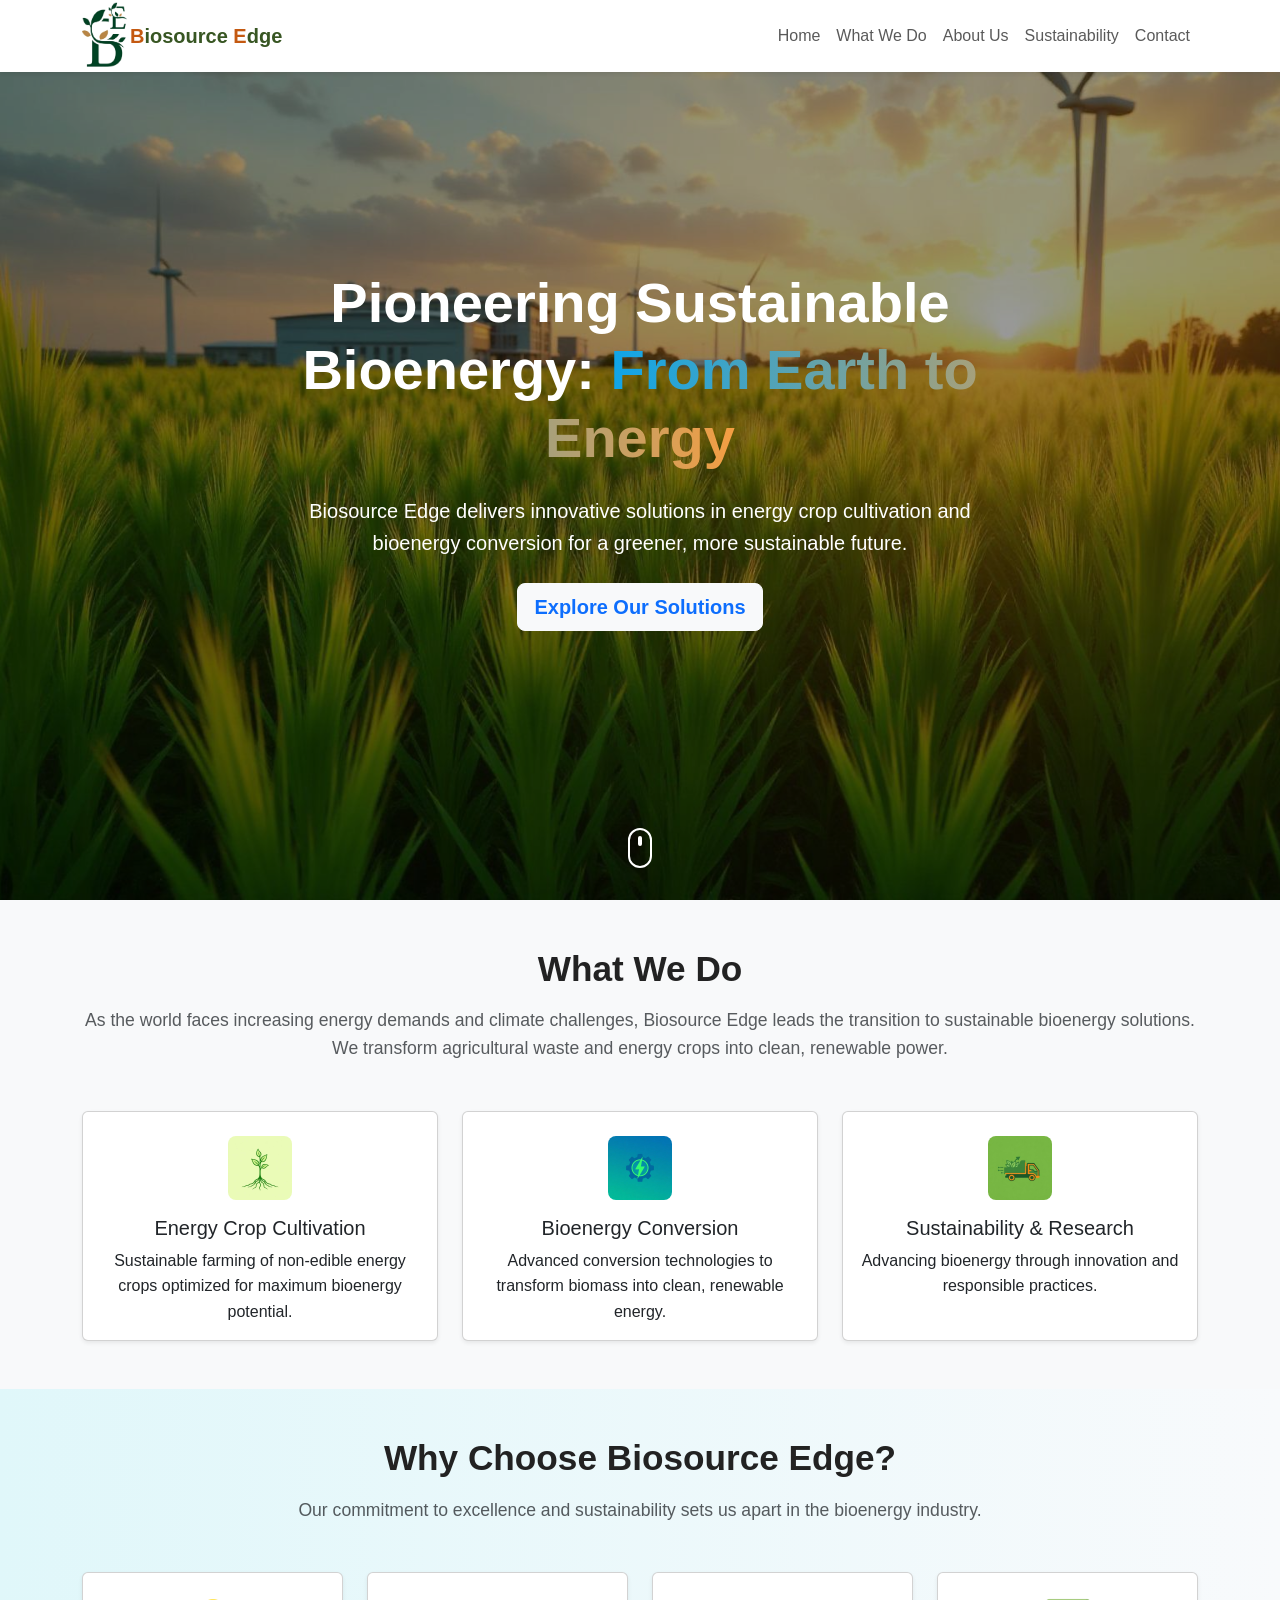
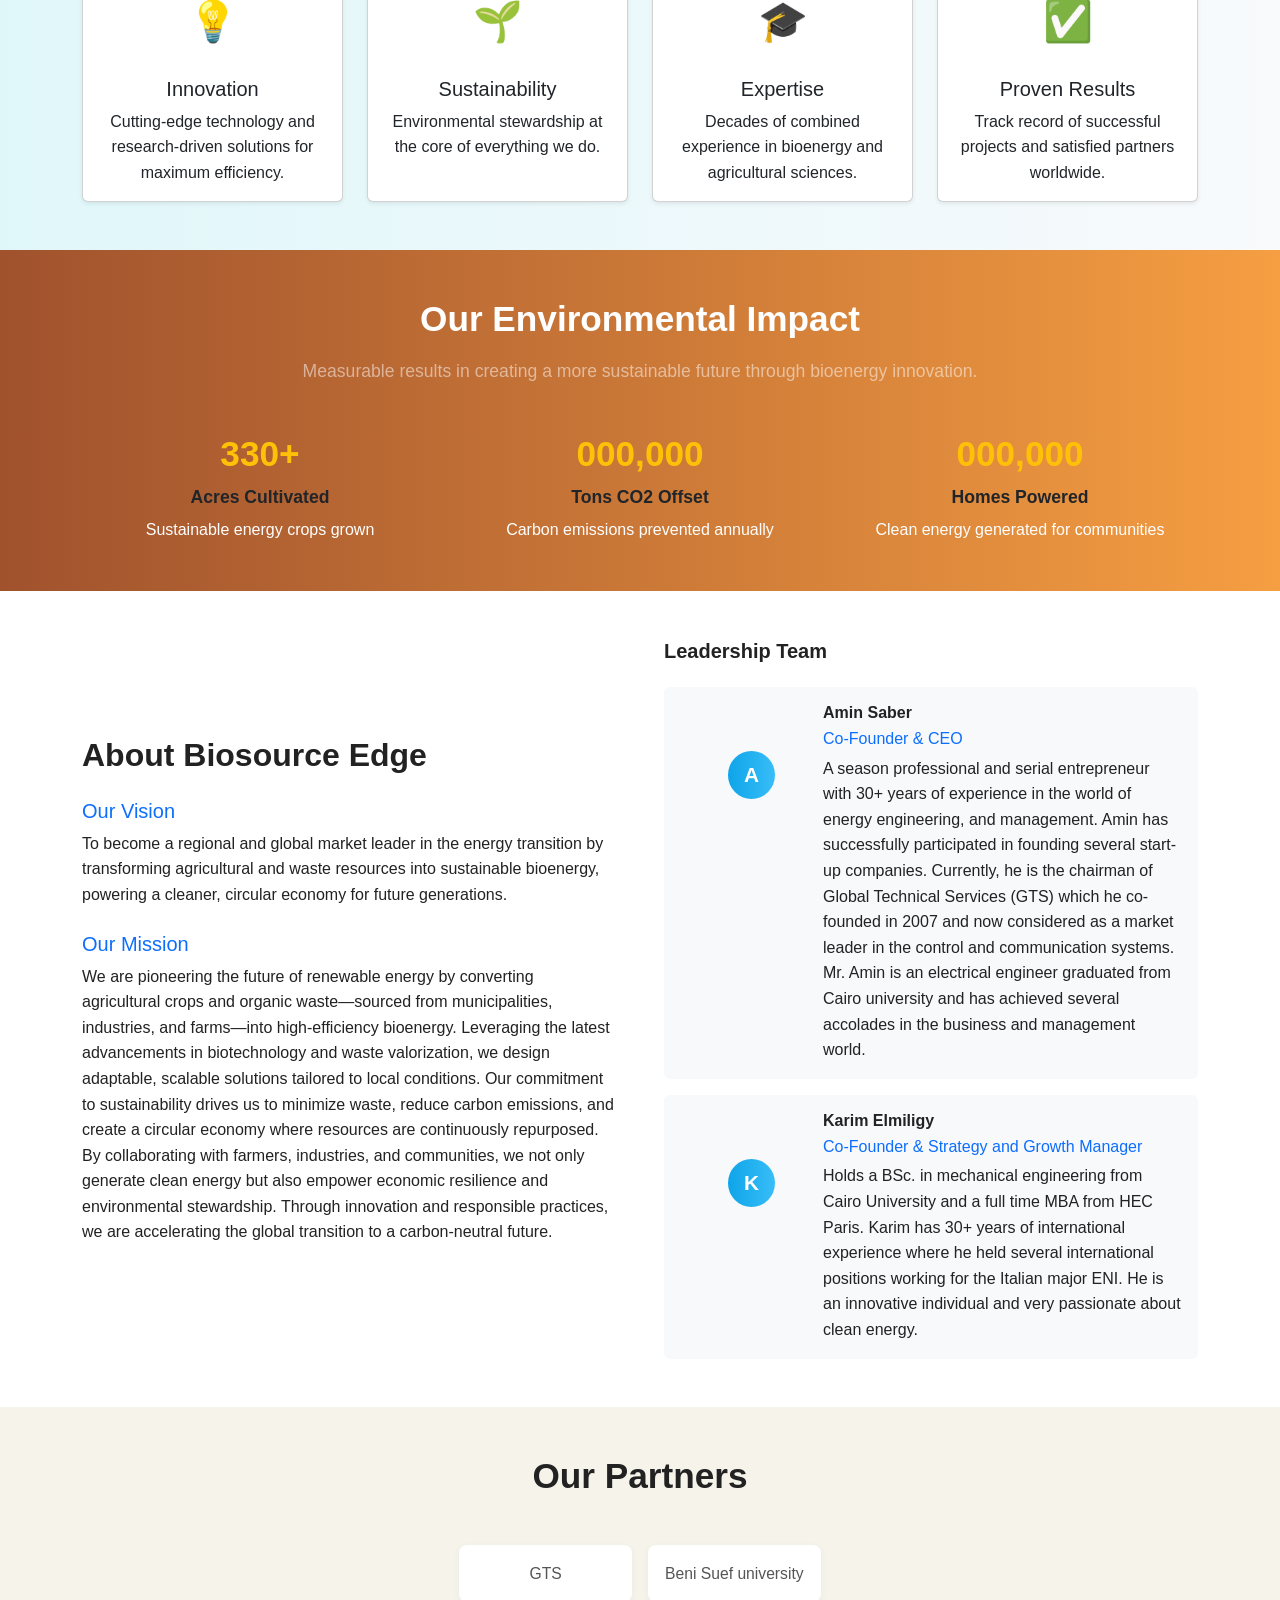
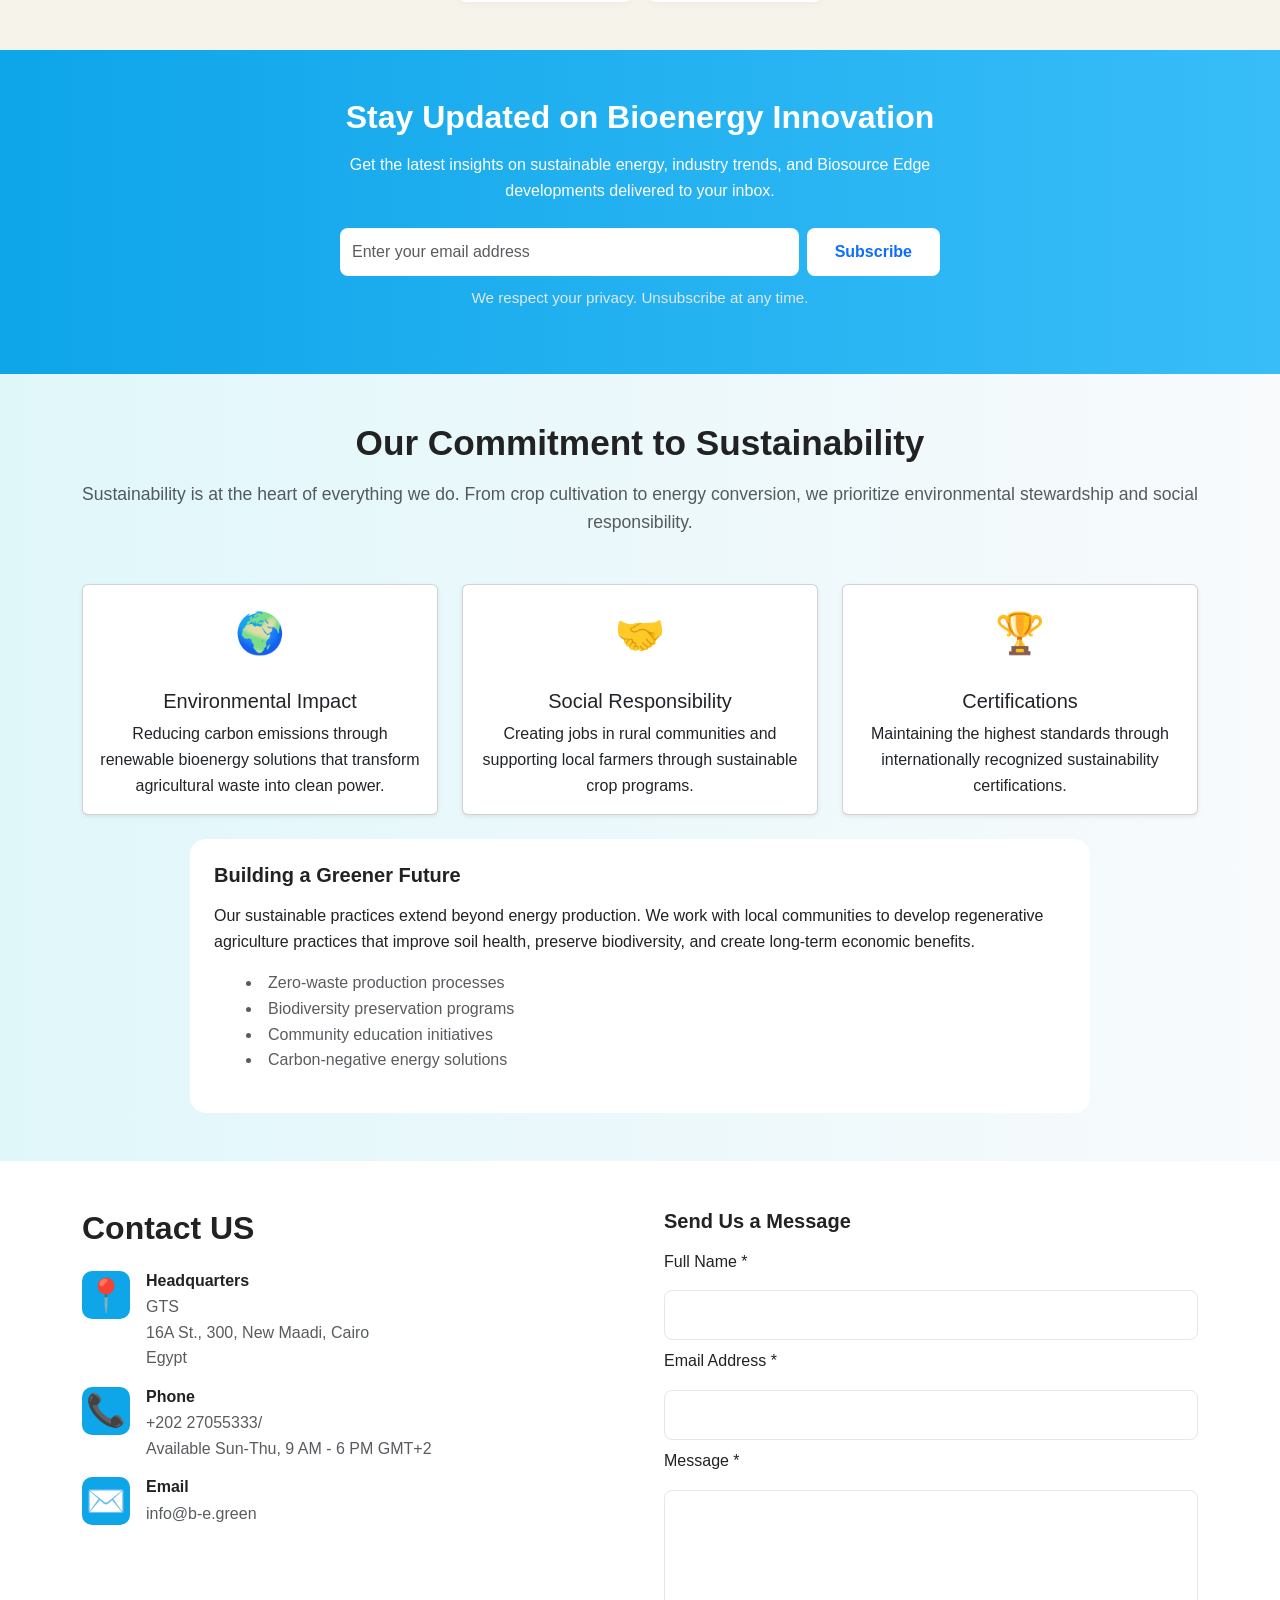
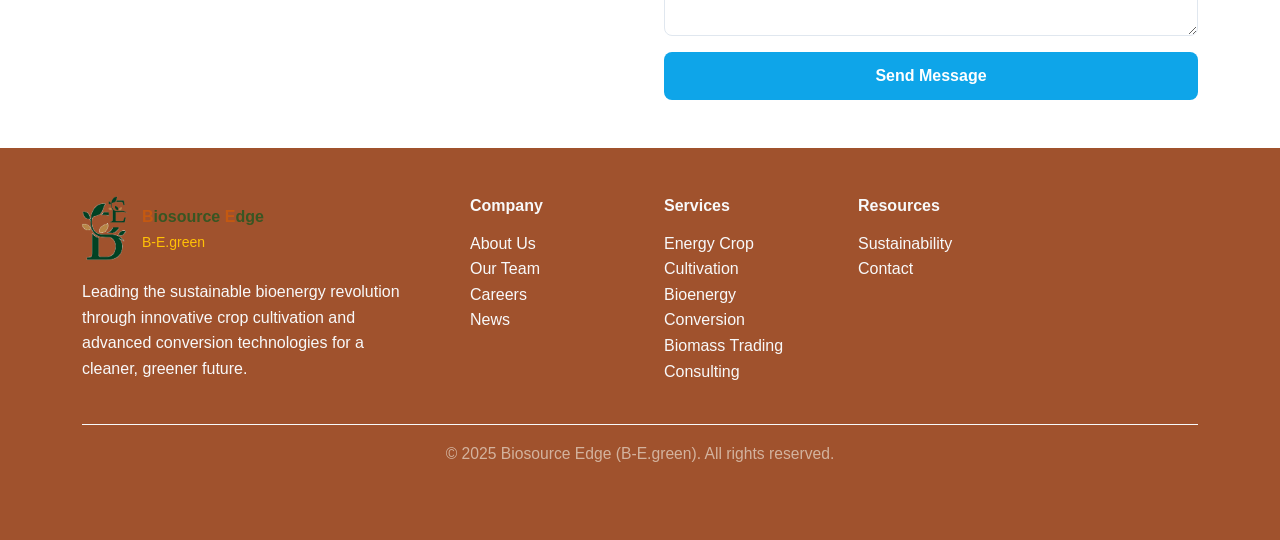
<file: docs/index.html>
<!DOCTYPE html>
<html lang="en">

<head>
    <meta charset="UTF-8">
    <meta name="viewport" content="width=device-width, initial-scale=1.0">
    <title>Biosource Edge</title>
    <!-- Bootstrap CSS -->
    <link href="https://cdn.jsdelivr.net/npm/bootstrap@5.3.2/dist/css/bootstrap.min.css" rel="stylesheet">
    
    <!-- Bootstrap Icons -->
    <link rel="stylesheet" href="https://cdn.jsdelivr.net/npm/bootstrap-icons@1.10.0/font/bootstrap-icons.css">
    <link rel="stylesheet" href="styles.css">
</head>

<body>
    <!-- Navigation Bar (Bootstrap) -->
    <nav class="navbar navbar-expand-lg bg-white shadow-sm fixed-top">
        <div class="container">
            <a class="navbar-brand d-flex align-items-center" href="#home">
                <!-- <span class="logo me-2">BE</span> -->
                <img src="assets/Biosource Logo.png" class="card-img-top mx-auto " alt="BE" style="width: 3rem;">
                <span>
                    <span class="fw-bold" style="color: #C45911;">B<span style="color: #385623;">iosource</span> E<span style="color: #385623;">dge</span><br>
                    <!-- <span class="text-primary small">B-E.green</span> -->
                </span>
            </a>
            <button class="navbar-toggler" type="button" data-bs-toggle="collapse" data-bs-target="#mainNavbar"
                aria-controls="mainNavbar" aria-expanded="false" aria-label="Toggle navigation">
                <span class="navbar-toggler-icon"></span>
            </button>
            <div class="collapse navbar-collapse" id="mainNavbar">
                <ul class="navbar-nav ms-auto mb-2 mb-lg-0">
                    <li class="nav-item"><a class="nav-link" href="#home">Home</a></li>
                    <li class="nav-item"><a class="nav-link" href="#services">What We Do</a></li>
                    <li class="nav-item"><a class="nav-link" href="#about">About Us</a></li>
                    <li class="nav-item"><a class="nav-link" href="#sustainability">Sustainability</a></li>
                    <li class="nav-item"><a class="nav-link" href="#contact">Contact</a></li>
                </ul>
            </div>
        </div>
    </nav>

    <!-- Hero Section (Bootstrap) -->
    <section id="home" class="hero-section d-flex align-items-center justify-content-center"
        style="background-image: url('assets/hero-bioenergy.jpg');">
        <div class="hero-overlay"></div>
        <div class="container position-relative z-2 text-center text-white py-5">
            <div class="mx-auto" style="max-width: 700px;">
                <h1 class="display-4 fw-bold mb-4">Pioneering Sustainable Bioenergy: <span class="text-gradient">From
                        Earth to Energy</span></h1>
                <p class="lead mb-4">Biosource Edge delivers innovative solutions in energy crop cultivation and
                    bioenergy conversion for a greener, more sustainable future.</p>
                <button onclick="document.getElementById('services').scrollIntoView({behavior: 'smooth'});"
                    class="btn btn-lg btn-light text-primary fw-semibold">Explore Our Solutions</button>
            </div>
        </div>
        <div class="scroll-indicator">
            <div class="mouse">
                <div class="mouse-dot"></div>
            </div>
        </div>
    </section>

    <!-- Services Section (Bootstrap) -->
    <section id="services" class="services-section py-5 bg-light">
        <div class="container">
            <div class="section-header mb-5 text-center">
                <h2 class="fw-bold mb-3">What We Do</h2>
                <p class="text-muted">As the world faces increasing energy demands and climate challenges, Biosource
                    Edge leads the transition to sustainable bioenergy solutions. We transform agricultural waste and
                    energy crops into clean, renewable power.</p>
            </div>
            <div class="row g-4">
                <div class="col-md-6 col-lg-4">
                    <div class="card h-100 text-center shadow-sm">
                        <img src="assets/icon-cultivation.jpg" class="card-img-top mx-auto mt-4"
                            alt="Energy Crop Cultivation"
                            style="width:64px;height:64px;object-fit:cover;border-radius:8px;">
                        <div class="card-body">
                            <h5 class="card-title">Energy Crop Cultivation</h5>
                            <p class="card-text">Sustainable farming of non-edible energy crops optimized for maximum
                                bioenergy potential.</p>
                            <!-- <div class="sustainability-metrics bg-primary bg-opacity-10 rounded p-2 mt-2 fw-semibold" data-bs-toggle="modal" data-bs-target="#energyCropsModal">
                                Details</div> -->
                        </div>
                    </div>
                </div>
                <div class="col-md-6 col-lg-4">
                    <div class="card h-100 text-center shadow-sm">
                        <img src="assets/icon-conversion.jpg" class="card-img-top mx-auto mt-4"
                            alt="Bioenergy Conversion"
                            style="width:64px;height:64px;object-fit:cover;border-radius:8px;">
                        <div class="card-body">
                            <h5 class="card-title">Bioenergy Conversion</h5>
                            <p class="card-text">Advanced conversion technologies to transform biomass into clean,
                                renewable energy.</p>
                            <!-- <div class="sustainability-metrics bg-primary bg-opacity-10 rounded p-2 mt-2 fw-semibold" data-bs-toggle="modal" data-bs-target="#biomassEnergyModal">
                                Details</div> -->
                        </div>
                    </div>
                </div>
                <div class="col-md-6 col-lg-4">
                    <div class="card h-100 text-center shadow-sm">
                        <img src="assets/icon-supply.jpg" class="card-img-top mx-auto mt-4"
                            alt="Sustainability & Research"
                            style="width:64px;height:64px;object-fit:cover;border-radius:8px;">
                        <div class="card-body">
                            <h5 class="card-title">Sustainability & Research</h5>
                            <p class="card-text">Advancing bioenergy through innovation and responsible practices.</p>
                            <!-- <div class="sustainability-metrics bg-primary bg-opacity-10 rounded p-2 mt-2 fw-semibold" data-bs-toggle="modal" data-bs-target="#sustainabilityModal">
                                Details</div> -->
                        </div>
                    </div>
                </div>
                <!-- <div class="col-md-6 col-lg-3">
                    <div class="card h-100 text-center shadow-sm">
                        <img src="assets/icon-consulting.jpg" class="card-img-top mx-auto mt-4"
                            alt="Project Development & Consulting"
                            style="width:64px;height:64px;object-fit:cover;border-radius:8px;">
                        <div class="card-body">
                            <h5 class="card-title">Project Development & Consulting</h5>
                            <p class="card-text">Expert consulting services for bioenergy project development and
                                implementation.</p>
                            <div class="sustainability-metrics bg-primary bg-opacity-10 rounded p-2 mt-2 fw-semibold">
                                Details</div>
                        </div>
                    </div>
                </div> -->
            </div>
        </div>
    </section>

    <!-- Why Choose Us Section (Bootstrap) -->
    <section class="why-choose-section py-5 bg-white">
        <div class="container">
            <div class="section-header mb-5 text-center">
                <h2 class="fw-bold mb-3">Why Choose Biosource Edge?</h2>
                <p class="text-muted">Our commitment to excellence and sustainability sets us apart in the bioenergy
                    industry.</p>
            </div>
            <div class="row g-4">
                <div class="col-md-6 col-lg-3">
                    <div class="card h-100 text-center shadow-sm">
                        <div class="feature-icon display-5 mt-4">💡</div>
                        <div class="card-body">
                            <h5 class="card-title">Innovation</h5>
                            <p class="card-text">Cutting-edge technology and research-driven solutions for maximum
                                efficiency.</p>
                        </div>
                    </div>
                </div>
                <div class="col-md-6 col-lg-3">
                    <div class="card h-100 text-center shadow-sm">
                        <div class="feature-icon display-5 mt-4">🌱</div>
                        <div class="card-body">
                            <h5 class="card-title">Sustainability</h5>
                            <p class="card-text">Environmental stewardship at the core of everything we do.</p>
                        </div>
                    </div>
                </div>
                <div class="col-md-6 col-lg-3">
                    <div class="card h-100 text-center shadow-sm">
                        <div class="feature-icon display-5 mt-4">🎓</div>
                        <div class="card-body">
                            <h5 class="card-title">Expertise</h5>
                            <p class="card-text">Decades of combined experience in bioenergy and agricultural sciences.
                            </p>
                        </div>
                    </div>
                </div>
                <div class="col-md-6 col-lg-3">
                    <div class="card h-100 text-center shadow-sm">
                        <div class="feature-icon display-5 mt-4">✅</div>
                        <div class="card-body">
                            <h5 class="card-title">Proven Results</h5>
                            <p class="card-text">Track record of successful projects and satisfied partners worldwide.
                            </p>
                        </div>
                    </div>
                </div>
            </div>
        </div>
    </section>

    <!-- Impact Section (Bootstrap) -->
    <section class="impact-section py-5 text-white"
        style="background: linear-gradient(90deg, #a0522d 0%, #f59e42 100%);">
        <div class="container">
            <div class="section-header mb-5 text-center">
                <h2 class="fw-bold mb-3">Our Environmental Impact</h2>
                <p class="text-white-50">Measurable results in creating a more sustainable future through bioenergy
                    innovation.</p>
            </div>
            <div class="row g-4">
                <div class="col-md-6 col-lg-4">
                    <div class="card h-100 text-center bg-transparent border-0">
                        <div class="impact-number display-5 fw-bold text-warning">330+</div>
                        <div class="impact-label fw-semibold">Acres Cultivated</div>
                        <div class="impact-desc">Sustainable energy crops grown</div>
                    </div>
                </div>
                <div class="col-md-6 col-lg-4">
                    <div class="card h-100 text-center bg-transparent border-0">
                        <div class="impact-number display-5 fw-bold text-warning">000,000</div>
                        <div class="impact-label fw-semibold">Tons CO2 Offset</div>
                        <div class="impact-desc">Carbon emissions prevented annually</div>
                    </div>
                </div>
                <div class="col-md-6 col-lg-4">
                    <div class="card h-100 text-center bg-transparent border-0">
                        <div class="impact-number display-5 fw-bold text-warning">000,000</div>
                        <div class="impact-label fw-semibold">Homes Powered</div>
                        <div class="impact-desc">Clean energy generated for communities</div>
                    </div>
                </div>
                <!-- <div class="col-md-6 col-lg-3">
                    <div class="card h-100 text-center bg-transparent border-0">
                        <div class="impact-number display-5 fw-bold text-warning">98%</div>
                        <div class="impact-label fw-semibold">Client Satisfaction</div>
                        <div class="impact-desc">Partners who continue working with us</div>
                    </div>
                </div> -->
            </div>
        </div>
    </section>

    <!-- About Section (Bootstrap) -->
    <section id="about" class="about-section py-5 bg-white">
        <div class="container">
            <div class="row g-5 align-items-center">
                <div class="col-lg-6">
                    <h2 class="fw-bold mb-4">About Biosource Edge</h2>
                    <div class="mb-4">
                        <h5 class="text-primary mb-2">Our Vision</h5>
                        <p>To become a regional and global market leader in the energy transition by transforming agricultural and waste resources into sustainable bioenergy, powering a cleaner, circular economy for future generations.</p>
                    </div>
                    <div>
                        <h5 class="text-primary mb-2">Our Mission</h5>
                        <p>We are pioneering the future of renewable energy by converting agricultural crops and organic waste—sourced from municipalities, industries, and farms—into high-efficiency bioenergy. Leveraging the latest advancements in biotechnology and waste valorization, we design adaptable, scalable solutions tailored to local conditions. Our commitment to sustainability drives us to minimize waste, reduce carbon emissions, and create a circular economy where resources are continuously repurposed. By collaborating with farmers, industries, and communities, we not only generate clean energy but also empower economic resilience and environmental stewardship. Through innovation and responsible practices, we are accelerating the global transition to a carbon-neutral future.</p>
                    </div>
                </div>
                <div class="col-lg-6">
                    <h5 class="fw-bold mb-4">Leadership Team</h5>
                    <div class="d-flex align-items-start mb-3 bg-light rounded p-3">
                        <div class="team-avatar m-5">A</div>
                        <div>
                            <h6 class="fw-semibold mb-1">Amin Saber</h6>
                            <div class="text-primary mb-1">Co-Founder & CEO</div>
                            <div>A season professional and serial entrepreneur with 30+ years of experience in the world of energy engineering, and management. Amin has successfully participated in founding several start-up companies. Currently, he is the chairman of Global Technical Services (GTS) which he co-founded in 2007 and now considered as a market leader in the control and communication systems.  Mr. Amin is an electrical engineer graduated from Cairo university and has achieved several accolades in the business and management world.</div>
                        </div>
                    </div>
                    <div class="d-flex align-items-start bg-light rounded p-3">
                        <div class="team-avatar m-5">K</div>
                        <div>
                            <h6 class="fw-semibold mb-1">Karim Elmiligy</h6>
                            <div class="text-primary mb-1">Co-Founder & Strategy and Growth Manager</div>
                            <div>Holds a BSc. in mechanical engineering from Cairo University and a full time MBA from HEC Paris. Karim has 30+ years of international experience where he held several international positions working for the Italian major ENI. He is an innovative individual and very passionate about clean energy.</div>
                        </div>
                    </div>
                </div>
            </div>
        </div>
    </section>

    <!-- Testimonials Section (Bootstrap) -->
    <section class="testimonials-section py-5 bg-gray">
        <div class="container">
            <div class="section-header mb-5 text-center">
                <h2 class="fw-bold mb-3">Our Partners</h2>
                <!-- <p class="text-muted">Hear from the organizations we've helped transform their energy future.</p> -->
            </div>
            <!-- <div class="row g-4 mb-4">
                <div class="col-md-4">
                    <div class="card h-100 shadow-sm">
                        <div class="card-body">
                            <div class="testimonial-rating text-warning mb-2">★★★★★</div>
                            <p class="card-text">"Biosource Edge transformed our agricultural waste into a valuable
                                energy resource. Their expertise and professionalism exceeded our expectations."</p>
                            <div class="testimonial-author mt-3">Sarah Johnson<br><span
                                    class="testimonial-company text-primary">GreenTech Industries</span></div>
                        </div>
                    </div>
                </div>
                <div class="col-md-4">
                    <div class="card h-100 shadow-sm">
                        <div class="card-body">
                            <div class="testimonial-rating text-warning mb-2">★★★★★</div>
                            <p class="card-text">"The sustainable solutions provided by Biosource Edge have
                                significantly reduced our carbon footprint while improving our bottom line."</p>
                            <div class="testimonial-author mt-3">Michael Chen<br><span
                                    class="testimonial-company text-primary">EcoFarm Collective</span></div>
                        </div>
                    </div>
                </div>
                <div class="col-md-4">
                    <div class="card h-100 shadow-sm">
                        <div class="card-body">
                            <div class="testimonial-rating text-warning mb-2">★★★★★</div>
                            <p class="card-text">"Their innovative approach to bioenergy conversion has revolutionized
                                how we think about renewable energy in agriculture."</p>
                            <div class="testimonial-author mt-3">Dr. Amanda Rodriguez<br><span
                                    class="testimonial-company text-primary">Sustainable Energy Research
                                    Institute</span></div>
                        </div>
                    </div>
                </div>
            </div> -->
            <div class="partners-section text-center">
                <!-- <h5 class="fw-bold mb-3">Trusted Partners</h5> -->
                <div class="row g-3 justify-content-center">
                    <div class="col-6 col-md-2">
                        <div class="partner-card">GTS</div>
                    </div>
                    <div class="col-6 col-md-2">
                        <div class="partner-card">Beni Suef university</div>
                    </div>
                    <!-- <div class="col-6 col-md-2">
                        <div class="partner-card">Renewable Energy Partners</div>
                    </div>
                    <div class="col-6 col-md-2">
                        <div class="partner-card">AgriSustain Corp</div>
                    </div>
                    <div class="col-6 col-md-2">
                        <div class="partner-card">BioEnergy Alliance</div>
                    </div>
                    <div class="col-6 col-md-2">
                        <div class="partner-card">Clean Future Solutions</div>
                    </div> -->
                </div>
            </div>
        </div>
    </section>

    <!-- News Section (Bootstrap) -->
    <!-- <section class="news-section py-5 bg-white">
        <div class="container">
            <div class="section-header mb-5 text-center">
                <h2 class="fw-bold mb-3">Latest News & Insights</h2>
                <p class="text-muted">Stay updated with our latest developments and industry insights.</p>
            </div>
            <div class="row g-4">
                <div class="col-md-4">
                    <div class="card h-100 shadow-sm cursor-pointer">
                        <div class="card-body">
                            <div class="news-category bg-primary text-white px-3 py-1 rounded-pill mb-2 d-inline-block">
                                Expansion</div>
                            <h5 class="card-title">Biosource Edge Expands Operations to Three New Regions</h5>
                            <p class="card-text">Our sustainable bioenergy solutions are now available in additional
                                markets, bringing clean energy closer to more communities.</p>
                            <div class="news-meta d-flex justify-content-between align-items-center">
                                <span class="text-muted">March 15, 2024</span>
                                <span class="text-primary read-more">Read More →</span>
                            </div>
                        </div>
                    </div>
                </div>
                <div class="col-md-4">
                    <div class="card h-100 shadow-sm cursor-pointer">
                        <div class="card-body">
                            <div class="news-category bg-primary text-white px-3 py-1 rounded-pill mb-2 d-inline-block">
                                Innovation</div>
                            <h5 class="card-title">Breakthrough in Energy Crop Yield Technology</h5>
                            <p class="card-text">New cultivation techniques increase biomass yield by 40% while
                                maintaining soil health and biodiversity.</p>
                            <div class="news-meta d-flex justify-content-between align-items-center">
                                <span class="text-muted">February 28, 2024</span>
                                <span class="text-primary read-more">Read More →</span>
                            </div>
                        </div>
                    </div>
                </div>
                <div class="col-md-4">
                    <div class="card h-100 shadow-sm cursor-pointer">
                        <div class="card-body">
                            <div class="news-category bg-primary text-white px-3 py-1 rounded-pill mb-2 d-inline-block">
                                Partnership</div>
                            <h5 class="card-title">Partnership with Leading Agricultural Universities</h5>
                            <p class="card-text">Collaborative research program launched to advance bioenergy conversion
                                efficiency and sustainability practices.</p>
                            <div class="news-meta d-flex justify-content-between align-items-center">
                                <span class="text-muted">February 10, 2024</span>
                                <span class="text-primary read-more">Read More →</span>
                            </div>
                        </div>
                    </div>
                </div>
            </div>
        </div>
    </section> -->

    <!-- Newsletter Section (Bootstrap) -->
    <section class="newsletter-section py-5 bg-primary text-white text-center">
        <div class="container">
            <div class="newsletter-content mx-auto" style="max-width:600px;">
                <h2 class="fw-bold mb-3">Stay Updated on Bioenergy Innovation</h2>
                <p class="mb-4">Get the latest insights on sustainable energy, industry trends, and Biosource Edge
                    developments delivered to your inbox.</p>
                <form id="newsletter-form" class="newsletter-form d-flex gap-2 justify-content-center mb-2">
                    <input type="email" id="newsletter-email" class="form-control"
                        placeholder="Enter your email address" required>
                    <button type="submit" class="btn btn-light text-primary fw-semibold">Subscribe</button>
                </form>
                <p class="newsletter-privacy small">We respect your privacy. Unsubscribe at any time.</p>
                <div id="newsletter-success" class="newsletter-success bg-white bg-opacity-10 rounded p-4 mt-3"
                    style="display:none;">
                    <div class="newsletter-check display-4 mb-2">✓</div>
                    <h3 class="fw-bold mb-2">Thank You!</h3>
                    <p>You've successfully subscribed to our newsletter.</p>
                </div>
            </div>
        </div>
    </section>

    <!-- Sustainability Section (Bootstrap) -->
    <section id="sustainability" class="sustainability-section py-5 bg-light">
        <div class="container">
            <div class="section-header mb-5 text-center">
                <h2 class="fw-bold mb-3">Our Commitment to Sustainability</h2>
                <p class="text-muted">Sustainability is at the heart of everything we do. From crop cultivation to
                    energy conversion, we prioritize environmental stewardship and social responsibility.</p>
            </div>
            <div class="row g-4 mb-4">
                <div class="col-md-4">
                    <div class="card h-100 text-center shadow-sm">
                        <div class="sustainability-icon display-5 mt-4">🌍</div>
                        <div class="card-body">
                            <h5 class="card-title">Environmental Impact</h5>
                            <p class="card-text">Reducing carbon emissions through renewable bioenergy solutions that
                                transform agricultural waste into clean power.</p>
                            <!-- <div class="sustainability-metrics bg-primary bg-opacity-10 rounded p-2 mt-2 fw-semibold">
                                250,000 tons CO2 reduced annually</div> -->
                        </div>
                    </div>
                </div>
                <div class="col-md-4">
                    <div class="card h-100 text-center shadow-sm">
                        <div class="sustainability-icon display-5 mt-4">🤝</div>
                        <div class="card-body">
                            <h5 class="card-title">Social Responsibility</h5>
                            <p class="card-text">Creating jobs in rural communities and supporting local farmers through
                                sustainable crop programs.</p>
                            <!-- <div class="sustainability-metrics bg-primary bg-opacity-10 rounded p-2 mt-2 fw-semibold">
                                500+ rural jobs created</div> -->
                        </div>
                    </div>
                </div>
                <div class="col-md-4">
                    <div class="card h-100 text-center shadow-sm">
                        <div class="sustainability-icon display-5 mt-4">🏆</div>
                        <div class="card-body">
                            <h5 class="card-title">Certifications</h5>
                            <p class="card-text">Maintaining the highest standards through internationally recognized
                                sustainability certifications.</p>
                            <!-- <div class="sustainability-metrics bg-primary bg-opacity-10 rounded p-2 mt-2 fw-semibold">
                                ISO 14001, ISCC certified</div> -->
                        </div>
                    </div>
                </div>
            </div>
            <div class="sustainability-impact bg-white rounded-4 p-4 mt-4 mx-auto" style="max-width:900px;">
                <h5 class="fw-bold mb-3">Building a Greener Future</h5>
                <p class="mb-3">Our sustainable practices extend beyond energy production. We work with local
                    communities to develop regenerative agriculture practices that improve soil health, preserve
                    biodiversity, and create long-term economic benefits.</p>
                <ul class="mb-3 text-muted">
                    <li>Zero-waste production processes</li>
                    <li>Biodiversity preservation programs</li>
                    <li>Community education initiatives</li>
                    <li>Carbon-negative energy solutions</li>
                </ul>
                <!-- <div class="row g-3">
                    <div class="col-6 col-md-3 text-center"><span class="fw-bold text-primary">100%</span><br>Renewable
                        Energy</div>
                    <div class="col-6 col-md-3 text-center"><span class="fw-bold text-primary">75%</span><br>Waste
                        Reduction</div>
                    <div class="col-6 col-md-3 text-center"><span class="fw-bold text-primary">50+</span><br>Partner
                        Farms</div>
                    <div class="col-6 col-md-3 text-center"><span class="fw-bold text-primary">25</span><br>Countries
                        Served</div>
                </div> -->
            </div>
        </div>
    </section>

    <!-- Contact Section (Bootstrap) -->
    <section id="contact" class="contact-section py-5 bg-white">
        <div class="container">
            <div class="row g-5">
                <div class="col-lg-6">
                    <h2 class="fw-bold mb-4">Contact US </h2>
                    <!-- <p class="mb-4">Ready to explore sustainable bioenergy solutions? Our team of experts is here to
                        help you develop the perfect energy strategy for your needs.</p> -->
                    <div class="contact-details mt-4">
                        <div class="d-flex align-items-start mb-3">
                            <div class="contact-icon me-3">📍</div>
                            <div>
                                <h6 class="fw-semibold mb-1">Headquarters</h6>
                                <div class="text-muted">GTS<br>16A St., 300, New Maadi, Cairo<br>Egypt</div>
                            </div>
                        </div>
                        <div class="d-flex align-items-start mb-3">
                            <div class="contact-icon me-3">📞</div>
                            <div>
                                <h6 class="fw-semibold mb-1">Phone</h6>
                                <div class="text-muted">+202 27055333/<br>Available Sun-Thu, 9 AM - 6 PM GMT+2</div>
                            </div>
                        </div>
                        <div class="d-flex align-items-start mb-3">
                            <div class="contact-icon me-3">✉️</div>
                            <div>
                                <h6 class="fw-semibold mb-1">Email</h6>
                                <div class="text-muted">info@b-e.green</div>
                            </div>
                        </div>
                    </div>
                </div>
                <div class="col-lg-6">
                    <h5 class="fw-bold mb-3">Send Us a Message</h5>
                    <form id="contact-form" class="contact-form d-flex flex-column gap-2">
                        <label for="name" class="form-label">Full Name *</label>
                        <input type="text" id="name" name="name" class="form-control" required>
                        <label for="email" class="form-label">Email Address *</label>
                        <input type="email" id="email" name="email" class="form-control" required>
                        <label for="message" class="form-label">Message *</label>
                        <textarea id="message" name="message" rows="5" class="form-control" required></textarea>
                        <button type="submit" class="btn btn-primary fw-semibold mt-2">Send Message</button>
                    </form>
                    <div id="contact-success"
                        class="contact-success bg-primary bg-opacity-10 rounded p-4 mt-3 text-center"
                        style="display:none;">
                        <div class="contact-check display-4 mb-2 text-primary">✓</div>
                        <h4 class="fw-bold mb-2">Message Sent!</h4>
                        <p>Thank you for contacting us. We'll get back to you within 24 hours.</p>
                    </div>
                </div>
            </div>
        </div>
    </section>

    <!-- Footer Section (Bootstrap) -->
    <footer class="footer-section py-5 bg-brown text-light">
        <div class="container">
            <div class="row g-5 align-items-start">
                <div class="col-lg-4 mb-4 mb-lg-0">
                    <div class="footer-brand d-flex align-items-center mb-3">
                        <img src="assets/Biosource Logo.png" class="card-img-top " alt="BE" style="width: 3rem;">

                        <span>
                            <span class="fw-bold" style="color: #C45911;">B<span style="color: #385623;">iosource</span> E<span style="color: #385623;">dge</span></span><br>
                            <span class="text-warning small">B-E.green</span>
                        </span>
                    </div>
                    <p>Leading the sustainable bioenergy revolution through innovative crop cultivation and advanced
                        conversion technologies for a cleaner, greener future.</p>
                    <!-- <div class="footer-social d-flex gap-2 mt-3">
                        <a href="#" class="social-link btn btn-light text-primary fw-bold">L</a>
                        <a href="#" class="social-link btn btn-light text-primary fw-bold">T</a>
                        <a href="#" class="social-link btn btn-light text-primary fw-bold">F</a>
                        <a href="#" class="social-link btn btn-light text-primary fw-bold">I</a>
                    </div> -->
                </div>
                <div class="col-lg-2">
                    <h6 class="fw-bold mb-3">Company</h6>
                    <ul class="list-unstyled">
                        <li><a href="#about" class="text-light text-decoration-none">About Us</a></li>
                        <li><a href="#about" class="text-light text-decoration-none">Our Team</a></li>
                        <li><a href="#contact" class="text-light text-decoration-none">Careers</a></li>
                        <li><a href="#news" class="text-light text-decoration-none">News</a></li>
                    </ul>
                </div>
                <div class="col-lg-2">
                    <h6 class="fw-bold mb-3">Services</h6>
                    <ul class="list-unstyled">
                        <li><a href="#services" class="text-light text-decoration-none">Energy Crop Cultivation</a></li>
                        <li><a href="#services" class="text-light text-decoration-none">Bioenergy Conversion</a></li>
                        <li><a href="#services" class="text-light text-decoration-none">Biomass Trading</a></li>
                        <li><a href="#services" class="text-light text-decoration-none">Consulting</a></li>
                    </ul>
                </div>
                <div class="col-lg-2">
                    <h6 class="fw-bold mb-3">Resources</h6>
                    <ul class="list-unstyled">
                        <li><a href="#sustainability" class="text-light text-decoration-none">Sustainability</a></li>
                        <!-- <li><a href="#testimonials" class="text-light text-decoration-none">Case Studies</a></li>
                        <li><a href="#news" class="text-light text-decoration-none">Blog</a></li> -->
                        <li><a href="#contact" class="text-light text-decoration-none">Contact</a></li>
                    </ul>
                </div>
            </div>
            <div class="footer-bottom border-top border-light pt-3 mt-4 text-center">
                <p class="mb-2">&copy; 2025 Biosource Edge (B-E.green). All rights reserved.</p>
                <!-- <div class="footer-policies d-flex gap-3 justify-content-center ">
                    <a href="#" class="text-light text-decoration-none">Privacy Policy</a>
                    <a href="#" class="text-light text-decoration-none">Terms of Service</a>
                    <a href="#" class="text-light text-decoration-none">Cookie Policy</a>
                </div> -->
            </div>
        </div>
    </footer>
    <!--
  <section id="services" class="services-section">
    <div class="section-header">
      <h2>What We Do</h2>
      <p>As the world faces increasing energy demands and climate challenges, Biosource Edge leads the transition to sustainable bioenergy solutions. We transform agricultural waste and energy crops into clean, renewable power.</p>
    </div>
    <div class="services-grid">
      <div class="service-card">
        <img src="assets/icon-cultivation.jpg" alt="Energy Crop Cultivation">
        <h3>Energy Crop Cultivation</h3>
        <p>Sustainable farming of non-edible energy crops optimized for maximum bioenergy potential.</p>
      </div>
      <div class="service-card">
        <img src="assets/icon-conversion.jpg" alt="Bioenergy Conversion">
        <h3>Bioenergy Conversion</h3>
        <p>Advanced conversion technologies to transform biomass into clean, renewable energy.</p>
      </div>
      <div class="service-card">
        <img src="assets/icon-supply.jpg" alt="Biomass Supply & Trading">
        <h3>Biomass Supply & Trading</h3>
        <p>Reliable supply chain management and trading of premium biomass materials.</p>
      </div>
      <div class="service-card">
        <img src="assets/icon-consulting.jpg" alt="Project Development & Consulting">
        <h3>Project Development & Consulting</h3>
        <p>Expert consulting services for bioenergy project development and implementation.</p>
      </div>
    </div>
  </section>

  <section class="why-choose-section">
    <div class="section-header">
      <h2>Why Choose Biosource Edge?</h2>
      <p>Our commitment to excellence and sustainability sets us apart in the bioenergy industry.</p>
    </div>
    <div class="features-grid">
      <div class="feature-card"><div class="feature-icon">💡</div><h3>Innovation</h3><p>Cutting-edge technology and research-driven solutions for maximum efficiency.</p></div>
      <div class="feature-card"><div class="feature-icon">🌱</div><h3>Sustainability</h3><p>Environmental stewardship at the core of everything we do.</p></div>
      <div class="feature-card"><div class="feature-icon">🎓</div><h3>Expertise</h3><p>Decades of combined experience in bioenergy and agricultural sciences.</p></div>
      <div class="feature-card"><div class="feature-icon">✅</div><h3>Proven Results</h3><p>Track record of successful projects and satisfied partners worldwide.</p></div>
    </div>
  </section>

  <section class="impact-section">
    <div class="section-header">
      <h2>Our Environmental Impact</h2>
      <p>Measurable results in creating a more sustainable future through bioenergy innovation.</p>
    </div>
    <div class="impact-grid">
      <div class="impact-card"><div class="impact-number">50,000+</div><div class="impact-label">Acres Cultivated</div><div class="impact-desc">Sustainable energy crops grown</div></div>
      <div class="impact-card"><div class="impact-number">250,000</div><div class="impact-label">Tons CO2 Offset</div><div class="impact-desc">Carbon emissions prevented annually</div></div>
      <div class="impact-card"><div class="impact-number">125,000</div><div class="impact-label">Homes Powered</div><div class="impact-desc">Clean energy generated for communities</div></div>
      <div class="impact-card"><div class="impact-number">98%</div><div class="impact-label">Client Satisfaction</div><div class="impact-desc">Partners who continue working with us</div></div>
    </div>
  </section>

  <section id="about" class="about-section">
    <div class="about-grid">
      <div class="about-content">
        <h2>About Biosource Edge</h2>
        <div class="about-vision">
          <h3>Our Vision</h3>
          <p>To lead the global transition to sustainable bioenergy by transforming agricultural resources into clean, renewable power that benefits both communities and the environment.</p>
        </div>
        <div class="about-mission">
          <h3>Our Mission</h3>
          <p>We develop innovative bioenergy solutions through sustainable crop cultivation, advanced conversion technologies, and strategic partnerships to create a carbon-neutral energy future.</p>
        </div>
      </div>
      <div class="about-team">
        <h3>Leadership Team</h3>
        <div class="team-member">
          <div class="team-avatar">A</div>
          <div>
            <h4>Amin</h4>
            <p class="team-role">Co-Founder & CEO</p>
            <p>Visionary leader with expertise in sustainable agriculture and bioenergy systems.</p>
          </div>
        </div>
        <div class="team-member">
          <div class="team-avatar">K</div>
          <div>
            <h4>Karim</h4>
            <p class="team-role">Co-Founder & CTO</p>
            <p>Technology innovator specializing in biomass conversion and renewable energy.</p>
          </div>
        </div>
      </div>
    </div>
  </section>

  <section class="testimonials-section">
    <div class="section-header">
      <h2>What Our Partners Say</h2>
      <p>Hear from the organizations we've helped transform their energy future.</p>
    </div>
    <div class="testimonials-grid">
      <div class="testimonial-card">
        <div class="testimonial-rating">★★★★★</div>
        <p>"Biosource Edge transformed our agricultural waste into a valuable energy resource. Their expertise and professionalism exceeded our expectations."</p>
        <div class="testimonial-author">Sarah Johnson<br><span class="testimonial-company">GreenTech Industries</span></div>
      </div>
      <div class="testimonial-card">
        <div class="testimonial-rating">★★★★★</div>
        <p>"The sustainable solutions provided by Biosource Edge have significantly reduced our carbon footprint while improving our bottom line."</p>
        <div class="testimonial-author">Michael Chen<br><span class="testimonial-company">EcoFarm Collective</span></div>
      </div>
      <div class="testimonial-card">
        <div class="testimonial-rating">★★★★★</div>
        <p>"Their innovative approach to bioenergy conversion has revolutionized how we think about renewable energy in agriculture."</p>
        <div class="testimonial-author">Dr. Amanda Rodriguez<br><span class="testimonial-company">Sustainable Energy Research Institute</span></div>
      </div>
    </div>
    <div class="partners-section">
      <h3>Trusted Partners</h3>
      <div class="partners-grid">
        <div class="partner-card">GreenTech Industries</div>
        <div class="partner-card">EcoFarm Collective</div>
        <div class="partner-card">Renewable Energy Partners</div>
        <div class="partner-card">AgriSustain Corp</div>
        <div class="partner-card">BioEnergy Alliance</div>
        <div class="partner-card">Clean Future Solutions</div>
      </div>
    </div>
  </section>

  <section class="news-section">
    <div class="section-header">
      <h2>Latest News & Insights</h2>
      <p>Stay updated with our latest developments and industry insights.</p>
    </div>
    <div class="news-grid">
      <div class="news-card">
        <div class="news-category">Expansion</div>
        <h3>Biosource Edge Expands Operations to Three New Regions</h3>
        <p>Our sustainable bioenergy solutions are now available in additional markets, bringing clean energy closer to more communities.</p>
        <div class="news-meta">March 15, 2024 <span class="read-more">Read More →</span></div>
      </div>
      <div class="news-card">
        <div class="news-category">Innovation</div>
        <h3>Breakthrough in Energy Crop Yield Technology</h3>
        <p>New cultivation techniques increase biomass yield by 40% while maintaining soil health and biodiversity.</p>
        <div class="news-meta">February 28, 2024 <span class="read-more">Read More →</span></div>
      </div>
      <div class="news-card">
        <div class="news-category">Partnership</div>
        <h3>Partnership with Leading Agricultural Universities</h3>
        <p>Collaborative research program launched to advance bioenergy conversion efficiency and sustainability practices.</p>
        <div class="news-meta">February 10, 2024 <span class="read-more">Read More →</span></div>
      </div>
    </div>
  </section>

  <section class="newsletter-section">
    <div class="newsletter-content">
      <h2>Stay Updated on Bioenergy Innovation</h2>
      <p>Get the latest insights on sustainable energy, industry trends, and Biosource Edge developments delivered to your inbox.</p>
      <form id="newsletter-form" class="newsletter-form">
        <input type="email" id="newsletter-email" placeholder="Enter your email address" required>
        <button type="submit">Subscribe</button>
      </form>
      <p class="newsletter-privacy">We respect your privacy. Unsubscribe at any time.</p>
      <div id="newsletter-success" class="newsletter-success" style="display:none;">
        <div class="newsletter-check">✓</div>
        <h3>Thank You!</h3>
        <p>You've successfully subscribed to our newsletter.</p>
      </div>
    </div>
  </section>

  <section id="sustainability" class="sustainability-section">
    <div class="section-header">
      <h2>Our Commitment to Sustainability</h2>
      <p>Sustainability is at the heart of everything we do. From crop cultivation to energy conversion, we prioritize environmental stewardship and social responsibility.</p>
    </div>
    <div class="sustainability-grid">
      <div class="sustainability-card">
        <div class="sustainability-icon">🌍</div>
        <h3>Environmental Impact</h3>
        <p>Reducing carbon emissions through renewable bioenergy solutions that transform agricultural waste into clean power.</p>
        <div class="sustainability-metrics">250,000 tons CO2 reduced annually</div>
      </div>
      <div class="sustainability-card">
        <div class="sustainability-icon">🤝</div>
        <h3>Social Responsibility</h3>
        <p>Creating jobs in rural communities and supporting local farmers through sustainable crop programs.</p>
        <div class="sustainability-metrics">500+ rural jobs created</div>
      </div>
      <div class="sustainability-card">
        <div class="sustainability-icon">🏆</div>
        <h3>Certifications</h3>
        <p>Maintaining the highest standards through internationally recognized sustainability certifications.</p>
        <div class="sustainability-metrics">ISO 14001, ISCC certified</div>
      </div>
    </div>
    <div class="sustainability-impact">
      <h3>Building a Greener Future</h3>
      <p>Our sustainable practices extend beyond energy production. We work with local communities to develop regenerative agriculture practices that improve soil health, preserve biodiversity, and create long-term economic benefits.</p>
      <ul>
        <li>Zero-waste production processes</li>
        <li>Biodiversity preservation programs</li>
        <li>Community education initiatives</li>
        <li>Carbon-negative energy solutions</li>
      </ul>
      <div class="sustainability-stats">
        <div><span>100%</span> Renewable Energy</div>
        <div><span>75%</span> Waste Reduction</div>
        <div><span>50+</span> Partner Farms</div>
        <div><span>25</span> Countries Served</div>
      </div>
    </div>
  </section>

  <section id="contact" class="contact-section">
    <div class="contact-grid">
      <div class="contact-info">
        <h2>Get In Touch</h2>
        <p>Ready to explore sustainable bioenergy solutions? Our team of experts is here to help you develop the perfect energy strategy for your needs.</p>
        <div class="contact-details">
          <div class="contact-detail">
            <div class="contact-icon">📍</div>
            <div>
              <h3>Headquarters</h3>
              <p>123 Sustainable Energy Boulevard<br>Green Valley, CA 94533<br>United States</p>
            </div>
          </div>
          <div class="contact-detail">
            <div class="contact-icon">📞</div>
            <div>
              <h3>Phone</h3>
              <p>+1 (555) 123-4567<br>Available Mon-Fri, 9 AM - 6 PM PST</p>
            </div>
          </div>
          <div class="contact-detail">
            <div class="contact-icon">✉️</div>
            <div>
              <h3>Email</h3>
              <p>info@b-e.green<br>partnerships@b-e.green</p>
            </div>
          </div>
        </div>
      </div>
      <div class="contact-form-section">
        <h3>Send Us a Message</h3>
        <form id="contact-form" class="contact-form">
          <label for="name">Full Name *</label>
          <input type="text" id="name" name="name" required>
          <label for="email">Email Address *</label>
          <input type="email" id="email" name="email" required>
          <label for="message">Message *</label>
          <textarea id="message" name="message" rows="5" required></textarea>
          <button type="submit">Send Message</button>
        </form>
        <div id="contact-success" class="contact-success" style="display:none;">
          <div class="contact-check">✓</div>
          <h4>Message Sent!</h4>
          <p>Thank you for contacting us. We'll get back to you within 24 hours.</p>
        </div>
      </div>
    </div>
  </section>

  <footer class="footer-section">
    <div class="footer-main">
      <div class="footer-brand">
        <div class="logo">BE</div>
        <div>
          <div class="brand-title">Biosource Edge</div>
          <div class="brand-subtitle">B-E.green</div>
        </div>
      </div>
      <p>Leading the sustainable bioenergy revolution through innovative crop cultivation and advanced conversion technologies for a cleaner, greener future.</p>
      <div class="footer-social">
        <a href="#" class="social-link">L</a>
        <a href="#" class="social-link">T</a>
        <a href="#" class="social-link">F</a>
        <a href="#" class="social-link">I</a>
      </div>
      <div class="footer-links">
        <div>
          <h3>Company</h3>
          <ul>
            <li><a href="#about">About Us</a></li>
            <li><a href="#about">Our Team</a></li>
            <li><a href="#contact">Careers</a></li>
            <li><a href="#news">News</a></li>
          </ul>
        </div>
        <div>
          <h3>Services</h3>
          <ul>
            <li><a href="#services">Energy Crop Cultivation</a></li>
            <li><a href="#services">Bioenergy Conversion</a></li>
            <li><a href="#services">Biomass Trading</a></li>
            <li><a href="#services">Consulting</a></li>
          </ul>
        </div>
        <div>
          <h3>Resources</h3>
          <ul>
            <li><a href="#sustainability">Sustainability</a></li>
            <li><a href="#testimonials">Case Studies</a></li>
            <li><a href="#news">Blog</a></li>
            <li><a href="#contact">Contact</a></li>
          </ul>
        </div>
      </div>
    </div>
    <div class="footer-bottom">
      <p>&copy; 2024 Biosource Edge (B-E.green). All rights reserved.</p>
      <div class="footer-policies">
        <a href="#">Privacy Policy</a>
        <a href="#">Terms of Service</a>
        <a href="#">Cookie Policy</a>
      </div>
    </div>
  </footer>

  -->


    <!-- Energy Crops Modal -->
    <div class="modal fade" id="energyCropsModal" tabindex="-1" aria-labelledby="energyCropsModalLabel" aria-hidden="true">
        <div class="modal-dialog modal-xl">
            <div class="modal-content">
                <div class="modal-header">
                    <h5 class="modal-title" id="energyCropsModalLabel"><i class="bi bi-tree me-2"></i>Energy Crops Details</h5>
                    <button type="button" class="btn-close btn-close-white" data-bs-dismiss="modal" aria-label="Close"></button>
                </div>
                <div class="modal-body">
                    <!-- Navigation Tabs -->
                    <ul class="nav nav-pills mb-4 justify-content-center" id="energyCropsTabs" role="tablist">
                        <li class="nav-item" role="presentation">
                            <button class="nav-link active" id="overview-tab" data-bs-toggle="pill" data-bs-target="#overview" type="button" role="tab">Overview</button>
                        </li>
                        <li class="nav-item" role="presentation">
                            <button class="nav-link" id="approach-tab" data-bs-toggle="pill" data-bs-target="#approach" type="button" role="tab">Our Approach</button>
                        </li>
                        <li class="nav-item" role="presentation">
                            <button class="nav-link" id="services-tab" data-bs-toggle="pill" data-bs-target="#ourServices" type="button" role="tab">Services</button>
                        </li>
                        <li class="nav-item" role="presentation">
                            <button class="nav-link" id="benefits-tab" data-bs-toggle="pill" data-bs-target="#benefits" type="button" role="tab">Farmer Benefits</button>
                        </li>
                        <li class="nav-item" role="presentation">
                            <button class="nav-link" id="crops-tab" data-bs-toggle="pill" data-bs-target="#crops" type="button" role="tab">Featured Crops</button>
                        </li>
                    </ul>
                    
                    <!-- Tab Content -->
                    <div class="tab-content" id="energyCropsTabsContent">
                        <!-- Overview Tab -->
                        <div class="tab-pane fade show active" id="overview" role="tabpanel">
                            <div class="row">
                                <div class="col-md-6">
                                    <h4 class="text-success">What are Energy Crops?</h4>
                                    <p>Energy crops are plants grown specifically for use as fuel or bioenergy production. Unlike food crops, these are cultivated to generate energy through combustion, fermentation, or other conversion processes.</p>
                                    <div class="card bg-light border-0 mb-3">
                                        <div class="card-body">
                                            <h5 class="card-title">Key Benefits:</h5>
                                            <ul>
                                                <li>Renewable source of energy</li>
                                                <li>Reduced greenhouse gas emissions</li>
                                                <li>Carbon sequestration potential</li>
                                                <li>Utilization of marginal lands</li>
                                                <li>Biodiversity enhancement</li>
                                            </ul>
                                        </div>
                                    </div>
                                </div>
                                <div class="col-md-6">
                                    <div class="card border-0">
                                        <div class="card-body text-center">
                                            <i class="bi bi-lightning-charge-fill text-warning" style="font-size: 3rem;"></i>
                                            <h5 class="mt-3">Energy Production</h5>
                                            <p>Energy crops can be converted to:</p>
                                            <ul class="list-group list-group-flush">
                                                <li class="list-group-item">Solid biofuels for heat and power</li>
                                                <li class="list-group-item">Liquid biofuels for transportation</li>
                                                <li class="list-group-item">Biogas through anaerobic digestion</li>
                                            </ul>
                                        </div>
                                    </div>
                                </div>
                            </div>
                        </div>
                        
                        <!-- Our Approach Tab -->
                        <div class="tab-pane fade" id="approach" role="tabpanel">
                            <h4 class="text-success mb-4">Our Sustainable Farming Approach</h4>
                            <div class="row">
                                <div class="col-md-6">
                                    <div class="d-flex mb-4">
                                        <div class="me-3">
                                            <i class="bi bi-check-circle-fill text-success" style="font-size: 1.5rem;"></i>
                                        </div>
                                        <div>
                                            <h5>Research-Backed Methodologies</h5>
                                            <p>We employ scientifically validated approaches to energy crop cultivation, ensuring optimal yield while maintaining ecological balance.</p>
                                        </div>
                                    </div>
                                    <div class="d-flex mb-4">
                                        <div class="me-3">
                                            <i class="bi bi-check-circle-fill text-success" style="font-size: 1.5rem;"></i>
                                        </div>
                                        <div>
                                            <h5>Sustainable Practices</h5>
                                            <p>Our methods prioritize soil health, water conservation, and biodiversity protection through integrated farming systems.</p>
                                        </div>
                                    </div>
                                </div>
                                <!-- <div class="col-md-6">
                                    <div class="d-flex mb-4">
                                        <div class="me-3">
                                            <i class="bi bi-check-circle-fill text-success" style="font-size: 1.5rem;"></i>
                                        </div>
                                        <div>
                                            <h5>Precision Agriculture</h5>
                                            <p>Using technology to optimize resource use, minimize inputs, and maximize productivity through data-driven decisions.</p>
                                        </div>
                                    </div>
                                    <div class="d-flex mb-4">
                                        <div class="me-3">
                                            <i class="bi bi-check-circle-fill text-success" style="font-size: 1.5rem;"></i>
                                        </div>
                                        <div>
                                            <h5>Circular Economy Principles</h5>
                                            <p>We promote the use of by-products and waste streams to create additional value and minimize environmental impact.</p>
                                        </div>
                                    </div>
                                </div> -->
                            </div>
                        </div>
                        
                        <!-- Services Tab -->
                        <div class="tab-pane fade" id="ourServices" role="tabpanel">
                            <h4 class="text-success mb-4">Our Services</h4>
                            <div class="row">
                                <div class="col-md-6 mb-4">
                                    <div class="card h-100 border-0 shadow-sm">
                                        <div class="card-body">
                                            <h5 class="card-title"><i class="bi bi-clipboard-data text-primary me-2"></i>Site Assessment & Planning</h5>
                                            <ul class="list-group list-group-flush">
                                                <li class="list-group-item">Comprehensive soil analysis and testing</li>
                                                <li class="list-group-item">Feasibility studies and economic assessments</li>
                                                <li class="list-group-item">Crop selection advice based on local conditions</li>
                                                <li class="list-group-item">Land suitability mapping</li>
                                            </ul>
                                        </div>
                                    </div>
                                </div>
                                <div class="col-md-6 mb-4">
                                    <div class="card h-100 border-0 shadow-sm">
                                        <div class="card-body">
                                            <h5 class="card-title"><i class="bi bi-tree text-success me-2"></i>Crop Establishment & Management</h5>
                                            <ul class="list-group list-group-flush">
                                                <li class="list-group-item">Planting guidance and best practices</li>
                                                <li class="list-group-item">Fertilization strategies tailored to crop needs</li>
                                                <li class="list-group-item">Integrated pest management solutions</li>
                                                <li class="list-group-item">Efficient irrigation system design</li>
                                            </ul>
                                        </div>
                                    </div>
                                </div>
                                <div class="col-md-6 mb-4">
                                    <div class="card h-100 border-0 shadow-sm">
                                        <div class="card-body">
                                            <h5 class="card-title"><i class="bi bi-truck text-warning me-2"></i>Harvesting & Logistics</h5>
                                            <ul class="list-group list-group-flush">
                                                <li class="list-group-item">Efficient harvesting methods and timing</li>
                                                <li class="list-group-item">Supply chain management solutions</li>
                                                <li class="list-group-item">Storage and preservation techniques</li>
                                                <li class="list-group-item">Transportation logistics planning</li>
                                            </ul>
                                        </div>
                                    </div>
                                </div>
                                <div class="col-md-6 mb-4">
                                    <div class="card h-100 border-0 shadow-sm">
                                        <div class="card-body">
                                            <h5 class="card-title"><i class="bi bi-graph-up text-info me-2"></i>Monitoring & Optimization</h5>
                                            <ul class="list-group list-group-flush">
                                                <li class="list-group-item">Growth monitoring and yield prediction</li>
                                                <li class="list-group-item">Continuous improvement strategies</li>
                                                <li class="list-group-item">Environmental impact assessment</li>
                                                <li class="list-group-item">Economic performance tracking</li>
                                            </ul>
                                        </div>
                                    </div>
                                </div>
                            </div>
                        </div>
                        
                        <!-- Benefits Tab -->
                        <div class="tab-pane fade" id="benefits" role="tabpanel">
                            <h4 class="text-success mb-4">Benefits for Farmers</h4>
                            <div class="row">
                                <div class="col-md-6">
                                    <div class="card border-0 bg-light mb-4">
                                        <div class="card-body">
                                            <h5><i class="bi bi-currency-dollar text-success me-2"></i>Diversified Income</h5>
                                            <p>Energy crops provide additional revenue streams beyond traditional farming:</p>
                                            <ul>
                                                <li>Biomass sales for energy production</li>
                                                <li>Carbon credit opportunities</li>
                                                <li>Government incentives for sustainable practices</li>
                                                <li>Year-round income potential</li>
                                            </ul>
                                        </div>
                                    </div>
                                    <div class="card border-0 bg-light mb-4">
                                        <div class="card-body">
                                            <h5><i class="bi bi-shield-check text-primary me-2"></i>Soil Improvement</h5>
                                            <p>Energy crops contribute to soil health through:</p>
                                            <ul>
                                                <li>Reduced soil erosion</li>
                                                <li>Improved soil structure and organic matter</li>
                                                <li>Phytoremediation of contaminated soils</li>
                                                <li>Nutrient cycling enhancement</li>
                                            </ul>
                                        </div>
                                    </div>
                                </div>
                                <div class="col-md-6">
                                    <div class="card border-0 bg-light mb-4">
                                        <div class="card-body">
                                            <h5><i class="bi bi-cloud-check text-info me-2"></i>Carbon Sequestration</h5>
                                            <p>Energy crops capture and store atmospheric carbon:</p>
                                            <ul>
                                                <li>Mitigation of climate change impacts</li>
                                                <li>Eligibility for carbon offset programs</li>
                                                <li>Enhanced environmental credentials</li>
                                                <li>Contribution to corporate sustainability goals</li>
                                            </ul>
                                        </div>
                                    </div>
                                    <div class="card border-0 bg-light mb-4">
                                        <div class="card-body">
                                            <h5><i class="bi bi-arrow-repeat text-warning me-2"></i>Resource Efficiency</h5>
                                            <p>Optimized use of agricultural resources:</p>
                                            <ul>
                                                <li>Lower water requirements compared to traditional crops</li>
                                                <li>Reduced fertilizer and pesticide needs</li>
                                                <li>Utilization of marginal or underutilized land</li>
                                                <li>Integration with existing farming systems</li>
                                            </ul>
                                        </div>
                                    </div>
                                </div>
                            </div>
                        </div>
                        
                        <!-- Featured Crops Tab -->
                        <div class="tab-pane fade" id="crops" role="tabpanel">
                            <h4 class="text-success mb-4">Featured Energy Crops</h4>
                            <div class="row">
                                <div class="col-md-6 mb-4">
                                    <div class="card h-100 border-0">
                                        <div class="card-body">
                                            <h5 class="card-title">Miscanthus</h5>
                                            <h6 class="card-subtitle mb-2 text-muted">Miscanthus × giganteus</h6>
                                            <p class="card-text">A tall, perennial grass with high biomass yield, low mineral content, and excellent combustion properties.</p>
                                            <h6>Ideal Growing Conditions:</h6>
                                            <ul>
                                                <li>Well-drained soils</li>
                                                <li>Full sun exposure</li>
                                                <li>Temperate climates</li>
                                                <li>Annual rainfall: 20-40 inches</li>
                                            </ul>
                                            <h6>Benefits:</h6>
                                            <ul>
                                                <li>High yield potential (10-15 tons/acre)</li>
                                                <li>Low input requirements</li>
                                                <li>Carbon sequestration capacity</li>
                                                <li>Can grow on marginal lands</li>
                                            </ul>
                                        </div>
                                    </div>
                                </div>
                                <div class="col-md-6 mb-4">
                                    <div class="card h-100 border-0">
                                        <div class="card-body">
                                            <h5 class="card-title">Switchgrass</h5>
                                            <h6 class="card-subtitle mb-2 text-muted">Panicum virgatum</h6>
                                            <p class="card-text">A native North American prairie grass known for its resilience, adaptability, and environmental benefits.</p>
                                            <h6>Ideal Growing Conditions:</h6>
                                            <ul>
                                                <li>Various soil types</li>
                                                <li>Drought tolerant</li>
                                                <li>Wide climate adaptability</li>
                                                <li>Low fertility tolerance</li>
                                            </ul>
                                            <h6>Benefits:</h6>
                                            <ul>
                                                <li>Erosion control</li>
                                                <li>Wildlife habitat</li>
                                                <li>Low establishment cost</li>
                                                <li>High nutrient use efficiency</li>
                                            </ul>
                                        </div>
                                    </div>
                                </div>
                                <div class="col-md-6 mb-4">
                                    <div class="card h-100 border-0">
                                        <div class="card-body">
                                            <h5 class="card-title">Willow</h5>
                                            <h6 class="card-subtitle mb-2 text-muted">Salix spp.</h6>
                                            <p class="card-text">Fast-growing woody crop suitable for short rotation coppice systems with high biomass productivity.</p>
                                            <h6>Ideal Growing Conditions:</h6>
                                            <ul>
                                                <li>Moist soils</li>
                                                <li>Cool temperate regions</li>
                                                <li>Full sun to partial shade</li>
                                                <li>Moderate to high rainfall</li>
                                            </ul>
                                            <h6>Benefits:</h6>
                                            <ul>
                                                <li>High biomass yield</li>
                                                <li>Phytoremediation potential</li>
                                                <li>Long plantation life (20+ years)</li>
                                                <li>Harvestable in 3-4 year cycles</li>
                                            </ul>
                                        </div>
                                    </div>
                                </div>
                                <div class="col-md-6 mb-4">
                                    <div class="card h-100 border-0">
                                        <div class="card-body">
                                            <h5 class="card-title">Sorghum</h5>
                                            <h6 class="card-subtitle mb-2 text-muted">Sorghum bicolor</h6>
                                            <p class="card-text">A versatile drought-tolerant crop with high biomass potential and multiple use applications.</p>
                                            <h6>Ideal Growing Conditions:</h6>
                                            <ul>
                                                <li>Warm climates</li>
                                                <li>Well-drained soils</li>
                                                <li>Drought tolerant</li>
                                                <li>Wide pH tolerance</li>
                                            </ul>
                                            <h6>Benefits:</h6>
                                            <ul>
                                                <li>Rapid growth</li>
                                                <li>Multiple harvests per year</li>
                                                <li>High sugar content for biofuel</li>
                                                <li>Adaptable to various environments</li>
                                            </ul>
                                        </div>
                                    </div>
                                </div>
                            </div>
                        </div>
                    </div>
                </div>
                <div class="modal-footer">
                    <button type="button" class="btn btn-secondary" data-bs-dismiss="modal">Close</button>
                    <!-- <button type="button" class="btn btn-success">Contact Us</button> -->
                </div>
            </div>
        </div>
    </div>


    <!-- Biomass Energy Modal -->
    <div class="modal fade" id="biomassEnergyModal" tabindex="-1" aria-labelledby="biomassEnergyModalLabel" aria-hidden="true">
        <div class="modal-dialog modal-xl">
            <div class="modal-content">
                <div class="modal-header">
                    <h5 class="modal-title" id="biomassEnergyModalLabel"><i class="bi bi-lightning-charge me-2"></i>Biomass Energy Conversion Details</h5>
                    <button type="button" class="btn-close btn-close-white" data-bs-dismiss="modal" aria-label="Close"></button>
                </div>
                <div class="modal-body">
                    <!-- Navigation Tabs -->
                    <ul class="nav nav-pills mb-4 justify-content-center" id="biomassEnergyTabs" role="tablist">
                        <li class="nav-item" role="presentation">
                            <button class="nav-link active" id="overview-tab" data-bs-toggle="pill" data-bs-target="#biomass_overview" type="button" role="tab">Overview</button>
                        </li>
                        <li class="nav-item" role="presentation">
                            <button class="nav-link" id="role-tab" data-bs-toggle="pill" data-bs-target="#biomass_role" type="button" role="tab">Our Role</button>
                        </li>
                        <li class="nav-item" role="presentation">
                            <button class="nav-link" id="technologies-tab" data-bs-toggle="pill" data-bs-target="#biomass_technologies" type="button" role="tab">Technologies</button>
                        </li>
                        <li class="nav-item" role="presentation">
                            <button class="nav-link" id="supply-tab" data-bs-toggle="pill" data-bs-target="#biomass_supply" type="button" role="tab">Biomass Supply</button>
                        </li>
                        <li class="nav-item" role="presentation">
                            <button class="nav-link" id="benefits-tab" data-bs-toggle="pill" data-bs-target="#biomass_benefits" type="button" role="tab">Client Benefits</button>
                        </li>
                    </ul>
                    
                    <!-- Tab Content -->
                    <div class="tab-content" id="biomassEnergyTabsContent">
                        <!-- Overview Tab -->
                        <div class="tab-pane fade show active" id="biomass_overview" role="tabpanel">
                            <div class="row">
                                <div class="col-md-6">
                                    <h4 class="text-success">Biomass to Energy Conversion</h4>
                                    <p>Biomass energy conversion transforms organic materials into usable forms of energy through various technological processes. These sustainable methods provide renewable alternatives to fossil fuels.</p>
                                    
                                    <div class="process-step">
                                        <h5>Heat Production</h5>
                                        <p>Direct combustion of biomass materials to generate thermal energy for heating applications.</p>
                                    </div>
                                    
                                    <div class="process-step">
                                        <h5>Electricity Generation</h5>
                                        <p>Using biomass-derived steam or gas to power turbines and generate electrical power.</p>
                                    </div>
                                    
                                    <div class="process-step">
                                        <h5>Biofuel Production</h5>
                                        <p>Converting biomass into liquid or gaseous fuels for transportation and other applications.</p>
                                    </div>
                                </div>
                                <div class="col-md-6">
                                    <div class="card border-0 bg-light">
                                        <div class="card-body">
                                            <h5 class="card-title">Conversion Pathways</h5>
                                            <div class="d-flex align-items-center mb-3">
                                                <div class="bg-warning bg-opacity-25 rounded-circle p-3 me-3">
                                                    <i class="bi bi-thermometer-sun text-success" style="font-size: 1.5rem;"></i>
                                                </div>
                                                <div>
                                                    <h6 class="mb-0">Thermochemical Conversion</h6>
                                                    <small>Using heat to transform biomass</small>
                                                </div>
                                            </div>
                                            
                                            <div class="d-flex align-items-center mb-3">
                                                <div class="bg-warning bg-opacity-25 rounded-circle p-3 me-3">
                                                    <i class="bi bi-droplet-half text-success" style="font-size: 1.5rem;"></i>
                                                </div>
                                                <div>
                                                    <h6 class="mb-0">Biochemical Conversion</h6>
                                                    <small>Using biological processes</small>
                                                </div>
                                            </div>
                                            
                                            <div class="d-flex align-items-center mb-3">
                                                <div class="bg-warning bg-opacity-25 rounded-circle p-3 me-3">
                                                    <i class="bi bi-hammer text-success" style="font-size: 1.5rem;"></i>
                                                </div>
                                                <div>
                                                    <h6 class="mb-0">Physicochemical Conversion</h6>
                                                    <small>Combining physical and chemical processes</small>
                                                </div>
                                            </div>
                                        </div>
                                    </div>
                                </div>
                            </div>
                        </div>
                        
                        <!-- Our Role Tab -->
                        <div class="tab-pane fade" id="biomass_role" role="tabpanel">
                            <h4 class="text-success mb-4">Our Comprehensive Services</h4>
                            <div class="row">
                                <div class="col-md-6">
                                    <div class="d-flex mb-4">
                                        <div class="me-3">
                                            <i class="bi bi-clipboard-check-fill text-success" style="font-size: 1.5rem;"></i>
                                        </div>
                                        <div>
                                            <h5>Project Development</h5>
                                            <p>End-to-end development of biomass energy projects from feasibility studies to operational implementation.</p>
                                        </div>
                                    </div>
                                    <div class="d-flex mb-4">
                                        <div class="me-3">
                                            <i class="bi bi-gear-fill text-success" style="font-size: 1.5rem;"></i>
                                        </div>
                                        <div>
                                            <h5>Technology Integration</h5>
                                            <p>Seamless integration of conversion technologies with existing infrastructure and processes.</p>
                                        </div>
                                    </div>
                                </div>
                                <div class="col-md-6">
                                    <div class="d-flex mb-4">
                                        <div class="me-3">
                                            <i class="bi bi-person-check-fill text-success" style="font-size: 1.5rem;"></i>
                                        </div>
                                        <div>
                                            <h5>Consulting Services</h5>
                                            <p>Expert guidance on technology selection, process optimization, and regulatory compliance.</p>
                                        </div>
                                    </div>
                                    <div class="d-flex mb-4">
                                        <div class="me-3">
                                            <i class="bi bi-truck-front-fill text-success" style="font-size: 1.5rem;"></i>
                                        </div>
                                        <div>
                                            <h5>Biomass Supply Solutions</h5>
                                            <p>Comprehensive biomass sourcing, quality control, and logistics management.</p>
                                        </div>
                                    </div>
                                </div>
                            </div>
                        </div>
                        
                        <!-- Technologies Tab -->
                        <div class="tab-pane fade" id="biomass_technologies" role="tabpanel">
                            <h4 class="text-success mb-4">Conversion Technologies</h4>
                            <div class="row">
                                <div class="col-md-6 mb-4">
                                    <div class="card h-100 border-0 shadow-sm">
                                        <div class="card-body">
                                            <h5 class="card-title"><i class="bi bi-recycle text-success me-2"></i>Anaerobic Digestion</h5>
                                            <h6 class="card-subtitle mb-2 text-muted">Process Overview:</h6>
                                            <p>Microbial breakdown of organic matter in oxygen-free environments to produce biogas.</p>
                                            
                                            <h6>Input Materials:</h6>
                                            <ul>
                                                <li>Agricultural waste</li>
                                                <li>Animal manure</li>
                                                <li>Food processing waste</li>
                                                <li>Organic municipal waste</li>
                                            </ul>
                                            
                                            <h6>Output Products:</h6>
                                            <ul>
                                                <li>Biogas (methane + CO₂)</li>
                                                <li>Digestate (nutrient-rich fertilizer)</li>
                                            </ul>
                                            
                                            <h6>Applications:</h6>
                                            <ul>
                                                <li>Electricity generation</li>
                                                <li>Heating systems</li>
                                                <li>Vehicle fuel (after upgrading)</li>
                                                <li>Grid injection</li>
                                            </ul>
                                        </div>
                                    </div>
                                </div>
                                <div class="col-md-6 mb-4">
                                    <div class="card h-100 border-0 shadow-sm">
                                        <div class="card-body">
                                            <h5 class="card-title"><i class="bi bi-fire text-success me-2"></i>Biomass Combustion</h5>
                                            <h6 class="card-subtitle mb-2 text-muted">Process Overview:</h6>
                                            <p>Controlled burning of biomass to produce heat for direct use or electricity generation.</p>
                                            
                                            <h6>Applications:</h6>
                                            <ul>
                                                <li>Industrial boilers</li>
                                                <li>Power plants</li>
                                                <li>District heating systems</li>
                                                <li>Combined Heat and Power (CHP)</li>
                                            </ul>
                                            
                                            <h6>Advantages:</h6>
                                            <ul>
                                                <li>Proven technology</li>
                                                <li>High efficiency</li>
                                                <li>Carbon neutral</li>
                                                <li>Waste reduction</li>
                                            </ul>
                                            
                                            <h6>Fuel Types:</h6>
                                            <ul>
                                                <li>Wood chips/pellets</li>
                                                <li>Agricultural residues</li>
                                                <li>Energy crops</li>
                                                <li>Processed waste</li>
                                            </ul>
                                        </div>
                                    </div>
                                </div>
                                <div class="col-md-6 mb-4">
                                    <div class="card h-100 border-0 shadow-sm">
                                        <div class="card-body">
                                            <h5 class="card-title"><i class="bi bi-cloud-lightning-fill text-success me-2"></i>Gasification</h5>
                                            <h6 class="card-subtitle mb-2 text-muted">Process Overview:</h6>
                                            <p>High-temperature conversion of biomass into syngas (primarily CO and H₂) with limited oxygen.</p>
                                            
                                            <h6>Syngas Composition:</h6>
                                            <ul>
                                                <li>Carbon monoxide (CO)</li>
                                                <li>Hydrogen (H₂)</li>
                                                <li>Methane (CH₄)</li>
                                                <li>Carbon dioxide (CO₂)</li>
                                            </ul>
                                            
                                            <h6>Applications:</h6>
                                            <ul>
                                                <li>Power generation</li>
                                                <li>Chemical production</li>
                                                <li>Hydrogen production</li>
                                                <li>Liquid fuel synthesis</li>
                                            </ul>
                                            
                                            <h6>Advantages:</h6>
                                            <ul>
                                                <li>Higher efficiency than combustion</li>
                                                <li>Flexible end products</li>
                                                <li>Lower emissions</li>
                                                <li>Waste-to-energy potential</li>
                                            </ul>
                                        </div>
                                    </div>
                                </div>
                                <div class="col-md-6 mb-4">
                                    <div class="card h-100 border-0 shadow-sm">
                                        <div class="card-body">
                                            <h5 class="card-title"><i class="bi bi-droplet-half text-success me-2"></i>Other Technologies</h5>
                                            <h6 class="card-subtitle mb-2 text-muted">Pyrolysis:</h6>
                                            <p>Thermal decomposition without oxygen to produce bio-oil, char, and gas.</p>
                                            
                                            <h6 class="card-subtitle mb-2 text-muted">Fermentation:</h6>
                                            <p>Biological conversion of sugars to ethanol and other biofuels.</p>
                                            
                                            <h6 class="card-subtitle mb-2 text-muted">Transesterification:</h6>
                                            <p>Chemical process to produce biodiesel from vegetable oils or animal fats.</p>
                                            
                                            <h6 class="card-subtitle mb-2 text-muted">Hydrothermal Liquefaction:</h6>
                                            <p>Converting wet biomass into bio-crude using high pressure and temperature.</p>
                                        </div>
                                    </div>
                                </div>
                            </div>
                        </div>
                        
                        <!-- Biomass Supply Tab -->
                        <div class="tab-pane fade" id="biomass_supply" role="tabpanel">
                            <h4 class="text-success mb-4">Biomass Supply & Trading</h4>
                            <div class="row">
                                <div class="col-md-6">
                                    <div class="card border-0 bg-light mb-4">
                                        <div class="card-body">
                                            <h5><i class="bi bi-search text-success me-2"></i>Sourcing</h5>
                                            <p>We identify and secure reliable biomass sources:</p>
                                            <ul>
                                                <li>Agricultural residues</li>
                                                <li>Forestry by-products</li>
                                                <li>Energy crops</li>
                                                <li>Organic waste streams</li>
                                                <li>Industrial co-products</li>
                                            </ul>
                                        </div>
                                    </div>
                                    <div class="card border-0 bg-light mb-4">
                                        <div class="card-body">
                                            <h5><i class="bi bi-clipboard-check text-success me-2"></i>Quality Control</h5>
                                            <p>Comprehensive quality assurance measures:</p>
                                            <ul>
                                                <li>Moisture content analysis</li>
                                                <li>Calorific value testing</li>
                                                <li>Contaminant screening</li>
                                                <li>Consistency monitoring</li>
                                                <li>Compliance verification</li>
                                            </ul>
                                        </div>
                                    </div>
                                </div>
                                <div class="col-md-6">
                                    <div class="card border-0 bg-light mb-4">
                                        <div class="card-body">
                                            <h5><i class="bi bi-truck text-success me-2"></i>Logistics</h5>
                                            <p>Efficient supply chain management:</p>
                                            <ul>
                                                <li>Collection systems</li>
                                                <li>Transportation solutions</li>
                                                <li>Storage facilities</li>
                                                <li>Pre-processing options</li>
                                                <li>Just-in-time delivery</li>
                                            </ul>
                                        </div>
                                    </div>
                                    <div class="card border-0 bg-light mb-4">
                                        <div class="card-body">
                                            <h5><i class="bi bi-graph-up text-success me-2"></i>Trading</h5>
                                            <p>Market expertise and trading services:</p>
                                            <ul>
                                                <li>Market analysis</li>
                                                <li>Price negotiation</li>
                                                <li>Contract management</li>
                                                <li>Risk mitigation</li>
                                                <li>Certification trading</li>
                                            </ul>
                                        </div>
                                    </div>
                                </div>
                            </div>
                        </div>
                        
                        <!-- Benefits Tab -->
                        <div class="tab-pane fade" id="biomass_benefits" role="tabpanel">
                            <h4 class="text-success mb-4">Benefits for Industrial Clients</h4>
                            <div class="row">
                                <div class="col-md-6">
                                    <div class="card border-0 bg-light mb-4">
                                        <div class="card-body">
                                            <h5><i class="bi bi-currency-dollar text-success me-2"></i>Reduced Energy Costs</h5>
                                            <p>Significant savings on energy expenses:</p>
                                            <ul>
                                                <li>Lower fuel costs compared to fossil alternatives</li>
                                                <li>Stable pricing with long-term supply contracts</li>
                                                <li>Reduced exposure to volatile energy markets</li>
                                                <li>Potential revenue from excess energy production</li>
                                            </ul>
                                        </div>
                                    </div>
                                    <div class="card border-0 bg-light mb-4">
                                        <div class="card-body">
                                            <h5><i class="bi bi-cloud-snow text-success me-2"></i>Carbon Footprint Reduction</h5>
                                            <p>Environmental benefits and compliance advantages:</p>
                                            <ul>
                                                <li>Significant reduction in greenhouse gas emissions</li>
                                                <li>Carbon neutrality for sustainable operations</li>
                                                <li>Meeting corporate sustainability targets</li>
                                                <li>Enhanced brand reputation and ESG ratings</li>
                                            </ul>
                                        </div>
                                    </div>
                                </div>
                                <div class="col-md-6">
                                    <div class="card border-0 bg-light mb-4">
                                        <div class="card-body">
                                            <h5><i class="bi bi-lightning-charge text-success me-2"></i>Energy Independence</h5>
                                            <p>Greater control over energy supply:</p>
                                            <ul>
                                                <li>Reduced reliance on external energy suppliers</li>
                                                <li>On-site generation capabilities</li>
                                                <li>Backup power during grid outages</li>
                                                <li>Diversification of energy sources</li>
                                            </ul>
                                        </div>
                                    </div>
                                    <div class="card border-0 bg-light mb-4">
                                        <div class="card-body">
                                            <h5><i class="bi bi-award text-success me-2"></i>Additional Advantages</h5>
                                            <p>Further benefits for industrial clients:</p>
                                            <ul>
                                                <li>Waste management solutions</li>
                                                <li>Potential government incentives and subsidies</li>
                                                <li>Improved regulatory compliance</li>
                                                <li>Access to green certifications and credits</li>
                                            </ul>
                                        </div>
                                    </div>
                                </div>
                            </div>
                        </div>
                    </div>
                </div>
                <div class="modal-footer">
                    <button type="button" class="btn btn-secondary" data-bs-dismiss="modal">Close</button>
                    <!-- <button type="button" class="btn btn-success">Contact Us</button> -->
                </div>
            </div>
        </div>
    </div>


    <!-- Sustainability & Research Modal -->
    <div class="modal fade" id="sustainabilityModal" tabindex="-1" aria-labelledby="sustainabilityModalLabel" aria-hidden="true">
        <div class="modal-dialog modal-xl">
            <div class="modal-content">
                <div class="modal-header">
                    <h5 class="modal-title" id="sustainabilityModalLabel"><i class="bi bi-tree me-2"></i>Sustainability & Research Details</h5>
                    <button type="button" class="btn-close btn-close-white" data-bs-dismiss="modal" aria-label="Close"></button>
                </div>
                <div class="modal-body">
                    <!-- Navigation Tabs -->
                    <ul class="nav nav-pills mb-4 justify-content-center" id="sustainabilityTabs" role="tablist">
                        <li class="nav-item" role="presentation">
                            <button class="nav-link active" id="research-tab" data-bs-toggle="pill" data-bs-target="#research" type="button" role="tab">R&D</button>
                        </li>
                        <li class="nav-item" role="presentation">
                            <button class="nav-link" id="environment-tab" data-bs-toggle="pill" data-bs-target="#environment" type="button" role="tab">Environmental Impact</button>
                        </li>
                        <li class="nav-item" role="presentation">
                            <button class="nav-link" id="social-tab" data-bs-toggle="pill" data-bs-target="#social" type="button" role="tab">Social Responsibility</button>
                        </li>
                        <li class="nav-item" role="presentation">
                            <button class="nav-link" id="report-tab" data-bs-toggle="pill" data-bs-target="#report" type="button" role="tab">Sustainability Report</button>
                        </li>
                    </ul>
                    
                    <!-- Tab Content -->
                    <div class="tab-content" id="sustainabilityTabsContent">
                        <!-- Research & Development Tab -->
                        <div class="tab-pane fade show active" id="research" role="tabpanel">
                            <h4 class="text-success mb-4">Research & Development Commitment</h4>
                            <div class="row">
                                <div class="col-md-6">
                                    <p>Our dedicated R&D team works tirelessly to advance bioenergy technologies, improve efficiency, and reduce environmental impact through innovation.</p>
                                    
                                    <div class="benefit-badge">
                                        <h5><i class="bi bi-lightbulb text-success me-2"></i>Innovation Focus</h5>
                                        <ul>
                                            <li>Developing higher-yield energy crops</li>
                                            <li>Optimizing conversion processes</li>
                                            <li>Improving supply chain efficiency</li>
                                            <li>Reducing water and fertilizer requirements</li>
                                        </ul>
                                    </div>
                                    
                                    <div class="benefit-badge">
                                        <h5><i class="bi bi-graph-up text-success me-2"></i>Efficiency Improvements</h5>
                                        <ul>
                                            <li>40% increase in biomass-to-energy conversion since 2015</li>
                                            <li>30% reduction in water usage through optimized irrigation</li>
                                            <li>25% higher crop yields through selective breeding</li>
                                        </ul>
                                    </div>
                                </div>
                                <div class="col-md-6">
                                    <div class="card border-0 bg-light">
                                        <div class="card-body">
                                            <h5 class="card-title">Academic & Research Partnerships</h5>
                                            <p>We collaborate with leading institutions to advance bioenergy science:</p>
                                            <div class="d-flex flex-wrap justify-content-center my-3">
                                                <div class="bg-white rounded p-2 m-2 text-center" style="width: 120px;">
                                                    <i class="bi bi-building text-success" style="font-size: 2rem;"></i>
                                                    <div>University of Sustainable Technology</div>
                                                </div>
                                                <div class="bg-white rounded p-2 m-2 text-center" style="width: 120px;">
                                                    <i class="bi bi-flower1 text-success" style="font-size: 2rem;"></i>
                                                    <div>Green Research Institute</div>
                                                </div>
                                                <div class="bg-white rounded p-2 m-2 text-center" style="width: 120px;">
                                                    <i class="bi bi-droplet text-success" style="font-size: 2rem;"></i>
                                                    <div>Global Water Initiative</div>
                                                </div>
                                            </div>
                                        </div>
                                    </div>
                                    
                                    <h5 class="mt-4">Research Process</h5>
                                    <div class="process-flow">
                                        <div class="row align-items-center">
                                            <div class="col-md-3 flow-step">
                                                <i class="bi bi-search-heart text-success" style="font-size: 2rem;"></i>
                                                <h6>Identify Opportunity</h6>
                                            </div>
                                            <div class="col-md-1 flow-arrow">
                                                <i class="bi bi-arrow-right"></i>
                                            </div>
                                            <div class="col-md-3 flow-step">
                                                <i class="bi bi-clipboard-data text-success" style="font-size: 2rem;"></i>
                                                <h6>Research & Testing</h6>
                                            </div>
                                            <div class="col-md-1 flow-arrow">
                                                <i class="bi bi-arrow-right"></i>
                                            </div>
                                            <div class="col-md-3 flow-step">
                                                <i class="bi bi-gear text-success" style="font-size: 2rem;"></i>
                                                <h6>Implementation</h6>
                                            </div>
                                        </div>
                                    </div>
                                </div>
                            </div>
                        </div>
                        
                        <!-- Environmental Impact Tab -->
                        <div class="tab-pane fade" id="environment" role="tabpanel">
                            <h4 class="text-success mb-4">Environmental Impact</h4>
                            <div class="row">
                                <div class="col-md-6">
                                    <div class="card border-0 bg-light mb-4">
                                        <div class="card-body">
                                            <h5 class="card-title"><i class="bi bi-cloud-snow text-success me-2"></i>Climate Change Mitigation</h5>
                                            <p>Bioenergy plays a crucial role in reducing greenhouse gas emissions and combating climate change:</p>
                                            <ul>
                                                <li>Carbon neutral energy production</li>
                                                <li>Carbon sequestration in soils and perennial crops</li>
                                                <li>Displacement of fossil fuels</li>
                                                <li>Reduction of methane emissions from waste</li>
                                            </ul>
                                        </div>
                                    </div>
                                    
                                    <div class="card border-0 bg-light mb-4">
                                        <div class="card-body">
                                            <h5 class="card-title"><i class="bi bi-lightning-charge text-success me-2"></i>Reduced Fossil Fuel Reliance</h5>
                                            <p>Our bioenergy solutions help decrease dependence on finite fossil resources:</p>
                                            <ul>
                                                <li>Local, renewable energy production</li>
                                                <li>Enhanced energy security</li>
                                                <li>Stable energy pricing</li>
                                                <li>Diversification of energy sources</li>
                                            </ul>
                                        </div>
                                    </div>
                                </div>
                                <div class="col-md-6">
                                    <div class="card border-0 bg-light mb-4">
                                        <div class="card-body">
                                            <h5 class="card-title"><i class="bi bi-trash text-success me-2"></i>Waste Reduction</h5>
                                            <p>Transforming waste streams into valuable energy resources:</p>
                                            <ul>
                                                <li>Agricultural residue utilization</li>
                                                <li>Organic waste conversion</li>
                                                <li>Circular economy approaches</li>
                                                <li>Landfill diversion</li>
                                            </ul>
                                        </div>
                                    </div>
                                    
                                    <div class="card border-0 bg-light">
                                        <div class="card-body">
                                            <h5 class="card-title">Environmental Benefits Overview</h5>
                                            <div class="row text-center">
                                                <div class="col-4">
                                                    <div class="stat-number">75%</div>
                                                    <div class="stat-label">Lower CO₂ vs Fossil Fuels</div>
                                                </div>
                                                <div class="col-4">
                                                    <div class="stat-number">100%</div>
                                                    <div class="stat-label">Renewable</div>
                                                </div>
                                                <div class="col-4">
                                                    <div class="stat-number">60%</div>
                                                    <div class="stat-label">Waste Reduction</div>
                                                </div>
                                            </div>
                                        </div>
                                    </div>
                                </div>
                            </div>
                            
                            <h5 class="mt-4">Carbon Cycle Comparison</h5>
                            <div class="process-flow">
                                <div class="row">
                                    <div class="col-md-5">
                                        <h6 class="text-center">Fossil Fuel Cycle</h6>
                                        <div class="bg-white p-3 rounded">
                                            <div class="d-flex justify-content-between align-items-center mb-2">
                                                <span>Extraction →</span>
                                                <span>Combustion →</span>
                                                <span>CO₂ Emissions</span>
                                            </div>
                                            <div class="text-center text-danger">
                                                <i class="bi bi-arrow-up"></i> Net CO₂ Increase
                                            </div>
                                        </div>
                                    </div>
                                    <div class="col-md-2 text-center" style="display: flex; align-items: center; justify-content: center;">
                                        <span class="fs-1">VS</span>
                                    </div>
                                    <div class="col-md-5">
                                        <h6 class="text-center">Bioenergy Cycle</h6>
                                        <div class="bg-white p-3 rounded">
                                            <div class="d-flex justify-content-between align-items-center mb-2">
                                                <span>CO₂ Absorption →</span>
                                                <span>Conversion →</span>
                                                <span>Energy</span>
                                            </div>
                                            <div class="text-center text-success">
                                                <i class="bi bi-arrow-repeat"></i> Carbon Neutral
                                            </div>
                                        </div>
                                    </div>
                                </div>
                            </div>
                        </div>
                        
                        <!-- Social Responsibility Tab -->
                        <div class="tab-pane fade" id="social" role="tabpanel">
                            <h4 class="text-success mb-4">Social Responsibility</h4>
                            <div class="row">
                                <div class="col-md-6">
                                    <div class="card border-0 bg-light mb-4">
                                        <div class="card-body">
                                            <h5 class="card-title"><i class="bi bi-people-fill text-success me-2"></i>Community Engagement</h5>
                                            <p>We actively work with local communities to ensure our projects deliver shared value:</p>
                                            <ul>
                                                <li>Regular community consultation meetings</li>
                                                <li>Educational programs on sustainable agriculture</li>
                                                <li>Transparent communication about operations</li>
                                                <li>Support for local initiatives and events</li>
                                            </ul>
                                        </div>
                                    </div>
                                    
                                    <div class="card border-0 bg-light mb-4">
                                        <div class="card-body">
                                            <h5 class="card-title"><i class="bi bi-house-up text-success me-2"></i>Rural Economic Development</h5>
                                            <p>Our operations bring significant benefits to rural areas:</p>
                                            <ul>
                                                <li>New market opportunities for farmers</li>
                                                <li>Infrastructure improvements</li>
                                                <li>Diversification of rural economies</li>
                                                <li>Stabilization of agricultural communities</li>
                                            </ul>
                                        </div>
                                    </div>
                                </div>
                                <div class="col-md-6">
                                    <div class="card border-0 bg-light mb-4">
                                        <div class="card-body">
                                            <h5 class="card-title"><i class="bi bi-briefcase text-success me-2"></i>Job Creation</h5>
                                            <p>We are committed to creating meaningful employment opportunities:</p>
                                            <ul>
                                                <li>Direct employment in operations and maintenance</li>
                                                <li>Indirect jobs in supply chain and support services</li>
                                                <li>Seasonal employment in cultivation and harvest</li>
                                                <li>Training programs for skill development</li>
                                            </ul>
                                        </div>
                                    </div>
                                    
                                    <div class="card border-0 bg-light">
                                        <div class="card-body">
                                            <h5 class="card-title">Employment Impact</h5>
                                            <div class="row text-center">
                                                <div class="col-4">
                                                    <div class="stat-number">350+</div>
                                                    <div class="stat-label">Direct Jobs</div>
                                                </div>
                                                <div class="col-4">
                                                    <div class="stat-number">420+</div>
                                                    <div class="stat-label">Indirect Jobs</div>
                                                </div>
                                                <div class="col-4">
                                                    <div class="stat-number">85%</div>
                                                    <div class="stat-label">Local Hiring</div>
                                                </div>
                                            </div>
                                        </div>
                                    </div>
                                </div>
                            </div>
                            
                            <h5 class="mt-4">Community Benefits Flow</h5>
                            <div class="process-flow">
                                <div class="row align-items-center">
                                    <div class="col-md-2 flow-step">
                                        <i class="bi bi-tree text-success" style="font-size: 2rem;"></i>
                                        <h6>Bioenergy Projects</h6>
                                    </div>
                                    <div class="col-md-1 flow-arrow">
                                        <i class="bi bi-arrow-right"></i>
                                    </div>
                                    <div class="col-md-2 flow-step">
                                        <i class="bi bi-cash-coin text-success" style="font-size: 2rem;"></i>
                                        <h6>Economic Investment</h6>
                                    </div>
                                    <div class="col-md-1 flow-arrow">
                                        <i class="bi bi-arrow-right"></i>
                                    </div>
                                    <div class="col-md-2 flow-step">
                                        <i class="bi bi-briefcase text-success" style="font-size: 2rem;"></i>
                                        <h6>Job Creation</h6>
                                    </div>
                                    <div class="col-md-1 flow-arrow">
                                        <i class="bi bi-arrow-right"></i>
                                    </div>
                                    <div class="col-md-2 flow-step">
                                        <i class="bi bi-house-heart text-success" style="font-size: 2rem;"></i>
                                        <h6>Community Development</h6>
                                    </div>
                                </div>
                            </div>
                        </div>
                        
                        <!-- Sustainability Report Tab -->
                        <div class="tab-pane fade" id="report" role="tabpanel">
                            <h4 class="text-success mb-4">Sustainability Report</h4>
                            <div class="row">
                                <div class="col-md-6">
                                    <div class="card border-0 bg-light mb-4">
                                        <div class="card-body">
                                            <h5 class="card-title">2023 Sustainability Highlights</h5>
                                            <p>Our annual report details comprehensive metrics on environmental and social performance:</p>
                                            <ul>
                                                <li>Carbon footprint assessment</li>
                                                <li>Water usage and conservation</li>
                                                <li>Biodiversity impact metrics</li>
                                                <li>Social and economic contributions</li>
                                                <li>Compliance with sustainability standards</li>
                                            </ul>
                                            <button class="btn btn-success mt-3"><i class="bi bi-download me-2"></i>Download Full Report</button>
                                        </div>
                                    </div>
                                </div>
                                <div class="col-md-6">
                                    <div class="card border-0 bg-light">
                                        <div class="card-body">
                                            <h5 class="card-title">Key Performance Indicators</h5>
                                            <div class="row mb-3">
                                                <div class="col-6">
                                                    <div class="border rounded p-2 text-center">
                                                        <div class="stat-number">94%</div>
                                                        <div class="stat-label">Renewable Energy Use</div>
                                                    </div>
                                                </div>
                                                <div class="col-6">
                                                    <div class="border rounded p-2 text-center">
                                                        <div class="stat-number">100%</div>
                                                        <div class="stat-label">Waste Recycled</div>
                                                    </div>
                                                </div>
                                            </div>
                                            <div class="row">
                                                <div class="col-6">
                                                    <div class="border rounded p-2 text-center">
                                                        <div class="stat-number">250k</div>
                                                        <div class="stat-label>Trees Planted</div>
                                                    </div>
                                                </div>
                                                <div class="col-6">
                                                    <div class="border rounded p-2 text-center">
                                                        <div class="stat-number">$2.5M</div>
                                                        <div class="stat-label">Community Investment</div>
                                                    </div>
                                                </div>
                                            </div>
                                        </div>
                                    </div>
                                </div>
                            </div>
                            
                            <h5 class="mt-4">Certifications & Recognitions</h5>
                            <div class="d-flex flex-wrap justify-content-around align-items-center bg-light p-3 rounded">
                                <div class="text-center m-2">
                                    <i class="bi bi-award-fill text-success" style="font-size: 2.5rem;"></i>
                                    <div>Sustainable Bioenergy Certification</div>
                                </div>
                                <div class="text-center m-2">
                                    <i class="bi bi-shield-check text-success" style="font-size: 2.5rem;"></i>
                                    <div>Carbon Neutral Certified</div>
                                </div>
                                <div class="text-center m-2">
                                    <i class="bi bi-globe2 text-success" style="font-size: 2.5rem;"></i>
                                    <div>Global Sustainability Standard</div>
                                </div>
                                <div class="text-center m-2">
                                    <i class="bi bi-heart-fill text-success" style="font-size: 2.5rem;"></i>
                                    <div>Community Impact Award</div>
                                </div>
                            </div>
                        </div>
                    </div>
                </div>
                
                <div class="modal-footer">
                    <button type="button" class="btn btn-secondary" data-bs-dismiss="modal">Close</button>
                    <!-- <button type="button" class="btn btn-success">Contact Us</button> -->
                </div>
            </div>
        </div>
    </div>



    <!-- Bootstrap & Popper.js -->
    <script src="https://cdn.jsdelivr.net/npm/@popperjs/core@2.11.6/dist/umd/popper.min.js"></script>
    <!-- Bootstrap JS Bundle -->
    <script src="https://cdn.jsdelivr.net/npm/bootstrap@5.3.2/dist/js/bootstrap.bundle.min.js"></script>
    <script src="main.js"></script>
</body>

</html>
</file>
<file: docs/styles.css>
/* Services Section */
.services-section {
  background: #f5f3ea;
}
.section-header {
  text-align: center;
  margin-bottom: 40px;
}
.section-header h2 {
  font-size: 2.2rem;
  font-weight: bold;
  margin-bottom: 16px;
}
.section-header p {
  color: #555;
  font-size: 1.1rem;
}
.services-grid {
  display: grid;
  grid-template-columns: repeat(auto-fit, minmax(220px, 1fr));
  gap: 32px;
}
.service-card {
  background: #fff;
  border-radius: 12px;
  box-shadow: 0 2px 8px rgba(0,0,0,0.04);
  padding: 32px 20px;
  text-align: center;
  transition: box-shadow 0.2s, transform 0.2s;
}
.service-card:hover {
  box-shadow: 0 4px 16px rgba(14,165,233,0.12);
  transform: translateY(-4px) scale(1.03);
}
.service-card img {
  width: 64px;
  height: 64px;
  object-fit: cover;
  border-radius: 8px;
  margin-bottom: 18px;
}
.service-card h3 {
  font-size: 1.2rem;
  font-weight: 600;
  margin-bottom: 10px;
}
.service-card p {
  color: #666;
  font-size: 1rem;
}

/* Why Choose Us Section */
.why-choose-section {
  background: linear-gradient(90deg, #e0f7fa 0%, #f8fafc 100%);
}
.features-grid {
  display: grid;
  grid-template-columns: repeat(auto-fit, minmax(220px, 1fr));
  gap: 32px;
}
.feature-card {
  background: #fff;
  border-radius: 12px;
  box-shadow: 0 2px 8px rgba(0,0,0,0.04);
  padding: 32px 20px;
  text-align: center;
  transition: box-shadow 0.2s, transform 0.2s;
}
.feature-card:hover {
  box-shadow: 0 4px 16px rgba(56,189,248,0.12);
  transform: translateY(-4px) scale(1.03);
}
.feature-icon {
  font-size: 2.5rem;
  margin-bottom: 16px;
}
.feature-card h3 {
  font-size: 1.1rem;
  font-weight: 600;
  margin-bottom: 8px;
}
.feature-card p {
  color: #666;
  font-size: 1rem;
}

/* Impact Section */
.impact-section {
  background: linear-gradient(90deg, #a0522d 0%, #f59e42 100%);
  color: #fff;
}
.impact-grid {
  display: grid;
  grid-template-columns: repeat(auto-fit, minmax(220px, 1fr));
  gap: 32px;
}
.impact-card {
  background: rgba(255,255,255,0.08);
  border-radius: 12px;
  padding: 32px 20px;
  text-align: center;
}
.impact-number {
  font-size: 2.2rem;
  font-weight: bold;
  color: #ffe066;
  margin-bottom: 8px;
}
.impact-label {
  font-size: 1.1rem;
  font-weight: 600;
  margin-bottom: 6px;
}
.impact-desc {
  color: #fff;
  font-size: 1rem;
}

/* About Section */
.about-section {
  background: #fff;
}
.about-grid {
  display: grid;
  grid-template-columns: 1fr 1fr;
  gap: 48px;
  max-width: 1100px;
  margin: 0 auto;
}
.about-content h2 {
  font-size: 2rem;
  font-weight: bold;
  margin-bottom: 24px;
}
.about-vision h3, .about-mission h3 {
  color: #0ea5e9;
  font-size: 1.1rem;
  margin-bottom: 8px;
}
.about-team h3 {
  font-size: 1.3rem;
  font-weight: bold;
  margin-bottom: 24px;
}
.team-member {
  display: flex;
  align-items: flex-start;
  gap: 16px;
  background: #f8fafc;
  border-radius: 10px;
  padding: 18px;
  margin-bottom: 18px;
}
.team-avatar {
  width: 48px;
  height: 48px;
  background: linear-gradient(90deg, #0ea5e9, #38bdf8);
  color: #fff;
  font-weight: bold;
  font-size: 1.3rem;
  border-radius: 50%;
  display: flex;
  align-items: center;
  justify-content: center;
  padding: 1rem;
}
.team-role {
  color: #0ea5e9;
  font-size: 0.95rem;
  margin-bottom: 4px;
}

/* Testimonials Section */
.testimonials-section {
  background: #f5f3ea;
}
.testimonials-grid {
  display: grid;
  grid-template-columns: repeat(auto-fit, minmax(260px, 1fr));
  gap: 32px;
  margin-bottom: 32px;
}
.testimonial-card {
  background: #fff;
  border-radius: 12px;
  box-shadow: 0 2px 8px rgba(0,0,0,0.04);
  padding: 32px 20px;
  text-align: left;
}
.testimonial-rating {
  color: #ffe066;
  font-size: 1.3rem;
  margin-bottom: 10px;
}
.testimonial-author {
  font-weight: 600;
  margin-top: 12px;
}
.testimonial-company {
  color: #0ea5e9;
  font-size: 0.95rem;
}
.partners-section {
  text-align: center;
}
.partners-section h3 {
  font-size: 1.2rem;
  font-weight: bold;
  margin-bottom: 18px;
}
.partners-grid {
  display: grid;
  grid-template-columns: repeat(auto-fit, minmax(120px, 1fr));
  gap: 18px;
}
.partner-card {
  background: #fff;
  border-radius: 8px;
  box-shadow: 0 2px 8px rgba(0,0,0,0.04);
  padding: 16px;
  font-size: 0.98rem;
  color: #555;
  font-weight: 500;
}

/* News Section */
.news-section {
  background: #fff;
}
.news-grid {
  display: grid;
  grid-template-columns: repeat(auto-fit, minmax(260px, 1fr));
  gap: 32px;
}
.news-card {
  background: #f8fafc;
  border-radius: 12px;
  box-shadow: 0 2px 8px rgba(0,0,0,0.04);
  padding: 28px 18px;
  transition: box-shadow 0.2s, transform 0.2s;
  cursor: pointer;
}
.news-card:hover {
  box-shadow: 0 4px 16px rgba(14,165,233,0.12);
  transform: translateY(-4px) scale(1.03);
}
.news-category {
  display: inline-block;
  background: #0ea5e9;
  color: #fff;
  padding: 4px 14px;
  border-radius: 16px;
  font-size: 0.95rem;
  margin-bottom: 10px;
}
.news-card h3 {
  font-size: 1.1rem;
  font-weight: 600;
  margin-bottom: 8px;
}
.news-card p {
  color: #666;
  font-size: 1rem;
  margin-bottom: 12px;
}
.news-meta {
  display: flex;
  align-items: center;
  justify-content: space-between;
  font-size: 0.95rem;
  color: #0ea5e9;
}
.read-more {
  text-decoration: underline;
  cursor: pointer;
}

/* Newsletter Section */
.newsletter-section {
  background: linear-gradient(90deg, #0ea5e9 0%, #38bdf8 100%);
  color: #fff;
  text-align: center;
}
.newsletter-content {
  max-width: 600px;
  margin: 0 auto;
}
.newsletter-form {
  display: flex;
  gap: 12px;
  margin: 24px 0 0 0;
}
.newsletter-form input[type="email"] {
  flex: 1;
  padding: 12px;
  border-radius: 8px;
  border: none;
  font-size: 1rem;
}
.newsletter-form button {
  background: #fff;
  color: #0ea5e9;
  font-weight: 600;
  padding: 12px 28px;
  border-radius: 8px;
  border: none;
  font-size: 1rem;
  cursor: pointer;
  transition: background 0.2s, color 0.2s;
}
.newsletter-form button:hover {
  background: #0ea5e9;
  color: #fff;
}
.newsletter-privacy {
  font-size: 0.95rem;
  color: #e0e7ef;
  margin-top: 10px;
}
.newsletter-success {
  background: rgba(255,255,255,0.1);
  border-radius: 12px;
  padding: 32px 20px;
  margin-top: 24px;
}
.newsletter-check {
  font-size: 2.5rem;
  margin-bottom: 12px;
}

/* Sustainability Section */
.sustainability-section {
  background: linear-gradient(90deg, #e0f7fa 0%, #f8fafc 100%);
}
.sustainability-grid {
  display: grid;
  grid-template-columns: repeat(auto-fit, minmax(220px, 1fr));
  gap: 32px;
}
.sustainability-card {
  background: #fff;
  border-radius: 12px;
  box-shadow: 0 2px 8px rgba(0,0,0,0.04);
  padding: 32px 20px;
  text-align: center;
}
.sustainability-icon {
  font-size: 2.5rem;
  margin-bottom: 16px;
}
.sustainability-metrics {
  background: #0ea5e922;
  color: #0ea5e9;
  border-radius: 8px;
  padding: 8px;
  margin-top: 12px;
  font-weight: 600;
}
.sustainability-impact {
  background: #fff;
  border-radius: 16px;
  padding: 32px 24px;
  margin-top: 40px;
  max-width: 900px;
  margin-left: auto;
  margin-right: auto;
}
.sustainability-impact h3 {
  font-size: 1.3rem;
  font-weight: bold;
  margin-bottom: 18px;
}
.sustainability-impact ul {
  list-style: disc inside;
  margin-bottom: 18px;
  color: #555;
}
.sustainability-stats {
  display: grid;
  grid-template-columns: repeat(4, 1fr);
  gap: 18px;
  margin-top: 18px;
}
.sustainability-stats div {
  text-align: center;
  font-size: 1.1rem;
  color: #0ea5e9;
  font-weight: 600;
}
.sustainability-stats span {
  font-size: 1.3rem;
  display: block;
  margin-bottom: 4px;
}

/* Contact Section */
.contact-section {
  background: #fff;
}
.contact-grid {
  display: grid;
  grid-template-columns: 1fr 1fr;
  gap: 48px;
  max-width: 1100px;
  margin: 0 auto;
}
.contact-info h2 {
  font-size: 2rem;
  font-weight: bold;
  margin-bottom: 24px;
}
.contact-details {
  margin-top: 32px;
}
.contact-detail {
  display: flex;
  align-items: flex-start;
  gap: 16px;
  margin-bottom: 18px;
}
.contact-icon {
  font-size: 2rem;
  width: 48px;
  height: 48px;
  background: #0ea5e9;
  color: #fff;
  border-radius: 10px;
  display: flex;
  align-items: center;
  justify-content: center;
}
.contact-form-section h3 {
  font-size: 1.3rem;
  font-weight: bold;
  margin-bottom: 18px;
}
.contact-form {
  display: flex;
  flex-direction: column;
  gap: 12px;
}
.contact-form input, .contact-form textarea {
  padding: 12px;
  border-radius: 8px;
  border: 1px solid #e0e7ef;
  font-size: 1rem;
}
.contact-form button {
  background: #0ea5e9;
  color: #fff;
  font-weight: 600;
  padding: 12px 28px;
  border-radius: 8px;
  border: none;
  font-size: 1rem;
  cursor: pointer;
  transition: background 0.2s, color 0.2s;
}
.contact-form button:hover {
  background: #fff;
  color: #0ea5e9;
}
.contact-success {
  background: #0ea5e922;
  border-radius: 12px;
  padding: 32px 20px;
  margin-top: 24px;
  text-align: center;
}
.contact-check {
  font-size: 2.5rem;
  margin-bottom: 12px;
  color: #0ea5e9;
}

/* Footer Section */
.footer-section {
  background: #a0522d;
  color: #f5f3ea;
  padding: 48px 0 0 0;
}
.footer-main {
  max-width: 1100px;
  margin: 0 auto;
  display: flex;
  flex-wrap: wrap;
  gap: 48px;
  align-items: flex-start;
  justify-content: space-between;
}
.footer-brand {
  display: flex;
  align-items: center;
  gap: 12px;
  margin-bottom: 18px;
}
.footer-social {
  display: flex;
  gap: 12px;
  margin: 18px 0;
}
.social-link {
  width: 36px;
  height: 36px;
  background: #f5f3ea22;
  color: #0ea5e9;
  border-radius: 8px;
  display: flex;
  align-items: center;
  justify-content: center;
  font-weight: bold;
  font-size: 1.1rem;
  transition: background 0.2s, color 0.2s;
  text-decoration: none;
}
.social-link:hover {
  background: #0ea5e9;
  color: #fff;
}
.footer-links {
  display: flex;
  gap: 48px;
}
.footer-links h3 {
  font-size: 1.1rem;
  font-weight: bold;
  margin-bottom: 10px;
}
.footer-links ul {
  list-style: none;
  padding: 0;
  margin: 0;
}
.footer-links li {
  margin-bottom: 8px;
}
.footer-links a {
  color: #f5f3ea;
  text-decoration: none;
  font-size: 0.98rem;
  transition: color 0.2s;
}
.footer-links a:hover {
  color: #ffe066;
}
.footer-bottom {
  border-top: 1px solid #f5f3ea44;
  margin-top: 32px;
  padding: 18px 0;
  text-align: center;
  font-size: 0.98rem;
  color: #f5f3ea99;
}
.footer-policies {
  display: flex;
  gap: 24px;
  justify-content: center;
  margin-top: 8px;
}
.footer-policies a {
  color: #f5f3ea99;
  text-decoration: none;
  font-size: 0.98rem;
  transition: color 0.2s;
}
.footer-policies a:hover {
  color: #ffe066;
}

body {
  margin: 0;
  font-family: 'Segoe UI', Arial, sans-serif;
  background: #f8fafc;
  color: #222;
  line-height: 1.6;
}

section {
  padding: 60px 0;
}

.navbar {
  position: fixed;
  top: 0; left: 0; right: 0;
  background: rgba(255,255,255,0.95);
  box-shadow: 0 2px 8px rgba(0,0,0,0.04);
  z-index: 100;
  display: flex;
  align-items: center;
  justify-content: space-between;
  padding: 0 32px;
  height: 72px;
}
.navbar-brand {
  display: flex;
  align-items: center;
}
.logo {
  width: 40px;
  height: 40px;
  background: linear-gradient(90deg, #0ea5e9, #38bdf8);
  color: #fff;
  font-weight: bold;
  font-size: 1.3rem;
  border-radius: 8px;
  display: flex;
  align-items: center;
  justify-content: center;
  margin-right: 10px;
}
.brand-title {
  font-weight: bold;
  font-size: 1.1rem;
  color: #222;
}
.brand-subtitle {
  font-size: 0.8rem;
  color: #0ea5e9;
}
.navbar-links {
  list-style: none;
  display: flex;
  gap: 32px;
  margin: 0;
  padding: 0;
}
.navbar-links li a {
  text-decoration: none;
  color: #222;
  font-weight: 500;
  transition: color 0.2s;
}
.navbar-links li a:hover {
  color: #0ea5e9;
}

.hero-section {
  min-height: 100vh;
  display: flex;
  align-items: center;
  justify-content: center;
  position: relative;
  background-size: cover;
  background-position: center;
}
.hero-overlay {
  position: absolute;
  inset: 0;
  background: rgba(0,0,0,0.4);
}
.hero-content {
  position: relative;
  z-index: 2;
  text-align: center;
  color: #fff;
  max-width: 700px;
  margin: 0 auto;
}
.hero-content h1 {
  font-size: 2.8rem;
  font-weight: bold;
  margin-bottom: 24px;
  line-height: 1.1;
}
.text-gradient {
  background: linear-gradient(90deg, #0ea5e9, #f59e42);
  -webkit-background-clip: text;
  -webkit-text-fill-color: transparent;
  background-clip: text;
  color: transparent;
}
.hero-content p {
  font-size: 1.2rem;
  margin-bottom: 32px;
  color: #e0e7ef;
}
.btn-hero {
  background: #fff;
  color: #0ea5e9;
  font-weight: 600;
  padding: 14px 36px;
  border-radius: 8px;
  border: none;
  font-size: 1.1rem;
  cursor: pointer;
  transition: background 0.2s, color 0.2s;
}
.btn-hero:hover {
  background: #0ea5e9;
  color: #fff;
}
.scroll-indicator {
  position: absolute;
  bottom: 32px;
  left: 50%;
  transform: translateX(-50%);
  z-index: 2;
}
.mouse {
  width: 24px;
  height: 40px;
  border: 2px solid #fff;
  border-radius: 16px;
  display: flex;
  align-items: flex-start;
  justify-content: center;
}
.mouse-dot {
  width: 4px;
  height: 10px;
  background: #fff;
  border-radius: 4px;
  margin-top: 6px;
  animation: mouse-dot-pulse 1.2s infinite;
}
@keyframes mouse-dot-pulse {
  0%, 100% { opacity: 0.6; }
  50% { opacity: 1; }
}








--------------------------------------------------------------------------------

        
        .sustainability-metrics {
            cursor: pointer;
            transition: all 0.3s ease;
        }
        .sustainability-metrics:hover {
            background-color: rgba(13, 110, 253, 0.2) !important;
            transform: translateY(-2px);
            box-shadow: 0 4px 8px rgba(0,0,0,0.1);
        }
        .crop-card {
            transition: transform 0.3s ease;
            border: none;
            border-radius: 12px;
            overflow: hidden;
            box-shadow: 0 4px 6px rgba(0,0,0,0.1);
        }
        .crop-card:hover {
            transform: translateY(-5px);
        }
        .modal-content {
            border-radius: 15px;
            overflow: hidden;
        }
        .modal-header {
            background: linear-gradient(to right, #4caf50, #8bc34a);
            color: white;
        }
        .nav-pills .nav-link.active {
            background-color: #4caf50;
        }
        .nav-pills .nav-link {
            color: #2e7d32;
        }
        .benefit-icon {
            font-size: 2rem;
            color: #4caf50;
            margin-bottom: 15px;
        }
        .crop-image {
            height: 180px;
            object-fit: cover;
        }
        .modal-body {
            max-height: 70vh;
            overflow-y: auto;
        }
</file>
